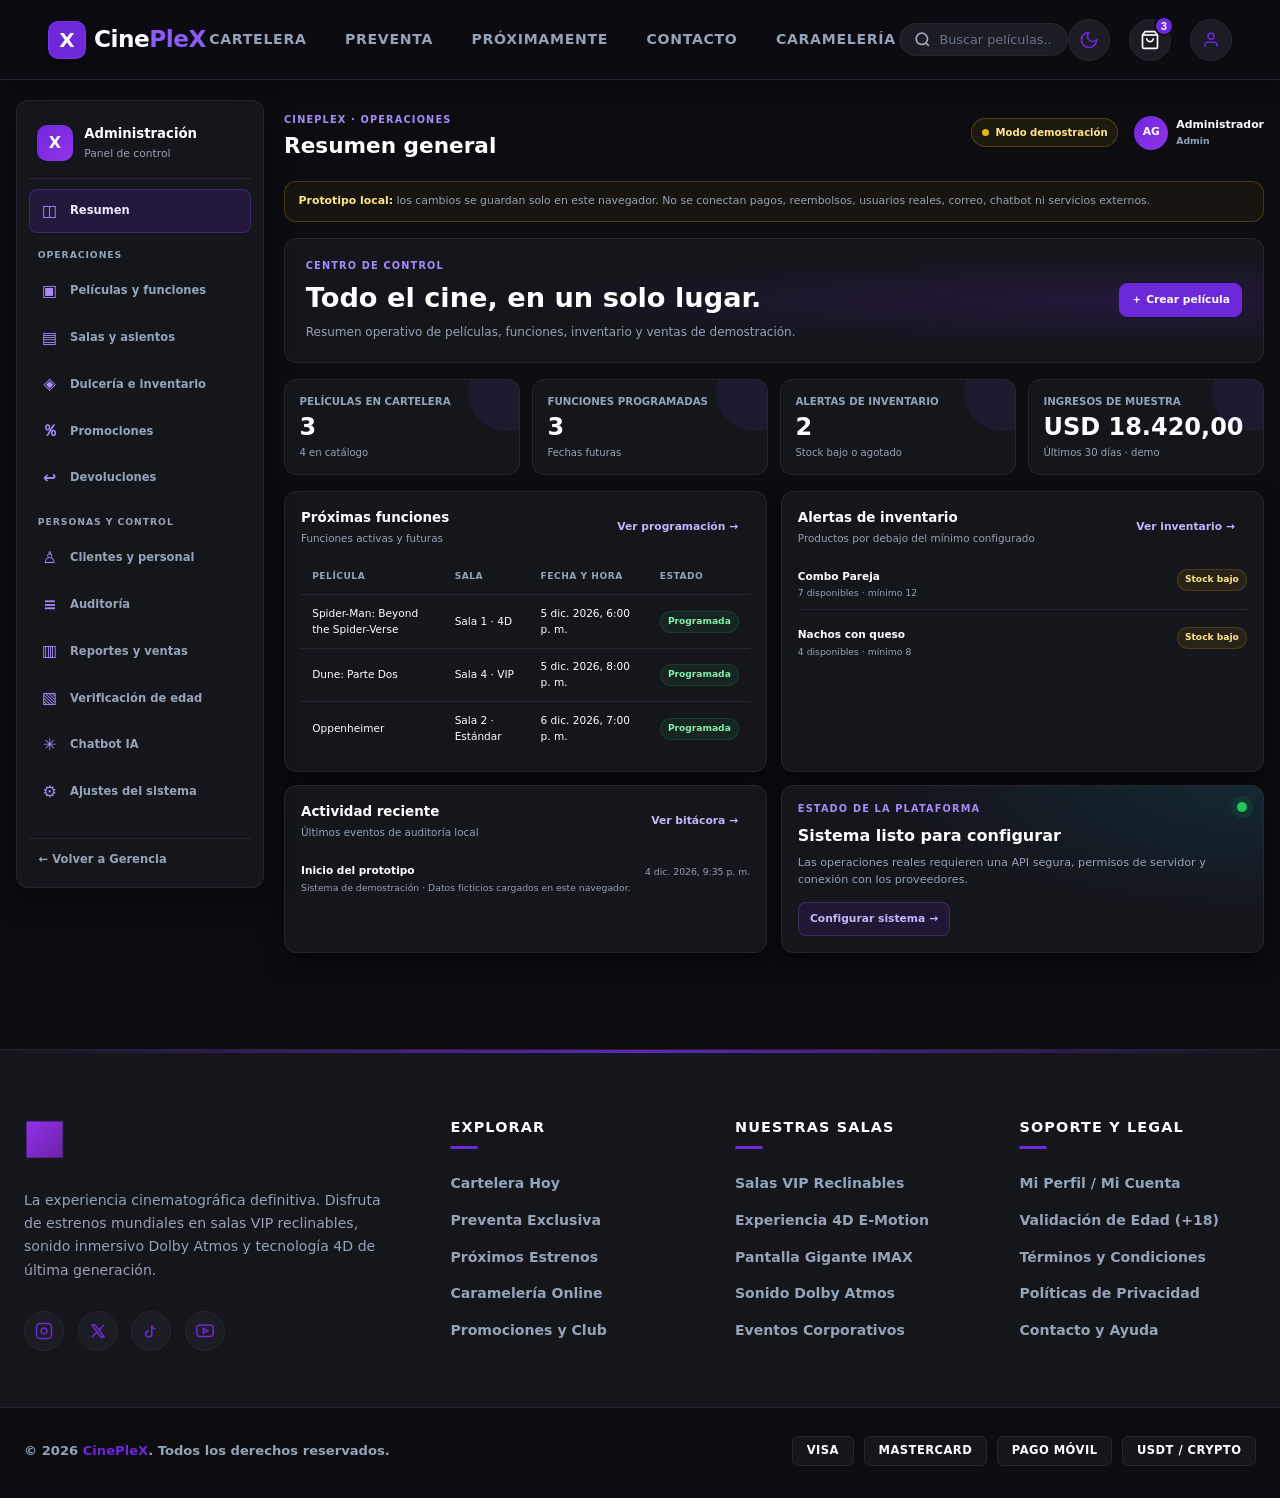
<file: views/admin.html>
<!DOCTYPE html>
<html lang="es">
<head>
  <meta charset="UTF-8">
  <meta name="viewport" content="width=device-width, initial-scale=1.0">
  <title>CinePleX - Administración</title>
  <link rel="stylesheet" href="../assets/css/global.css">
  <link rel="stylesheet" href="../assets/css/navbar.css">
  <link rel="stylesheet" href="../assets/css/footer.css">
  <link rel="stylesheet" href="../assets/css/admin.css">
</head>
<body>
  <div id="app-navbar"></div>

  <main class="admin-shell">
    <aside class="admin-sidebar" aria-label="Navegación de administración">
      <div class="admin-sidebar-heading">
        <span class="admin-sidebar-mark">X</span>
        <div><strong>Administración</strong><small>Panel de control</small></div>
      </div>
      <nav class="admin-nav">
        <button class="admin-nav-link active" data-view="overview"><span>◫</span> Resumen</button>
        <p class="admin-nav-label">OPERACIONES</p>
        <button class="admin-nav-link" data-view="movies"><span>▣</span> Películas y funciones</button>
        <button class="admin-nav-link" data-view="rooms"><span>▤</span> Salas y asientos</button>
        <button class="admin-nav-link" data-view="concessions"><span>◈</span> Dulcería e inventario</button>
        <button class="admin-nav-link" data-view="promotions"><span>％</span> Promociones</button>
        <button class="admin-nav-link" data-view="refunds"><span>↩</span> Devoluciones</button>
        <p class="admin-nav-label">PERSONAS Y CONTROL</p>
        <button class="admin-nav-link" data-view="customers"><span>♙</span> Clientes y personal</button>
        <button class="admin-nav-link" data-view="audit"><span>≡</span> Auditoría</button>
        <button class="admin-nav-link" data-view="reports"><span>▥</span> Reportes y ventas</button>
        <button class="admin-nav-link" data-view="age-checks"><span>▧</span> Verificación de edad</button>
        <button class="admin-nav-link" data-view="chatbot"><span>✳</span> Chatbot IA</button>
        <button class="admin-nav-link" data-view="settings"><span>⚙</span> Ajustes del sistema</button>
      </nav>
      <a class="admin-back-link" href="gerente.html">← Volver a Gerencia</a>
    </aside>

    <div class="admin-main">
      <header class="admin-topbar">
        <div>
          <span class="admin-eyebrow">CINEPLEX · OPERACIONES</span>
          <h1 id="pageTitle">Resumen general</h1>
        </div>
        <div class="admin-topbar-actions">
          <span class="admin-demo-pill"><i></i> Modo demostración</span>
          <span class="admin-user-chip"><span class="admin-user-avatar">AG</span><span>Administrador<small>Admin</small></span></span>
        </div>
      </header>

      <div class="admin-demo-notice">
        <strong>Prototipo local:</strong> los cambios se guardan solo en este navegador. No se conectan pagos, reembolsos, usuarios reales, correo, chatbot ni servicios externos.
      </div>

      <section class="admin-view active" id="view-overview">
        <div class="admin-welcome">
          <div><p class="admin-eyebrow">CENTRO DE CONTROL</p><h2>Todo el cine, en un solo lugar.</h2><p>Resumen operativo de películas, funciones, inventario y ventas de demostración.</p></div>
          <button class="admin-button primary" data-action="navigate" data-target="movies">＋ Crear película</button>
        </div>
        <div class="admin-stat-grid" id="overviewStats"></div>
        <div class="admin-overview-grid">
          <article class="admin-card">
            <div class="admin-card-heading"><div><h3>Próximas funciones</h3><p>Funciones activas y futuras</p></div><button class="admin-button quiet" data-action="navigate" data-target="movies">Ver programación →</button></div>
            <div class="admin-table-wrap"><table class="admin-table"><thead><tr><th>Película</th><th>Sala</th><th>Fecha y hora</th><th>Estado</th></tr></thead><tbody id="overviewScreenings"></tbody></table></div>
          </article>
          <article class="admin-card">
            <div class="admin-card-heading"><div><h3>Alertas de inventario</h3><p>Productos por debajo del mínimo configurado</p></div><button class="admin-button quiet" data-action="navigate" data-target="concessions">Ver inventario →</button></div>
            <div class="admin-alert-list" id="overviewAlerts"></div>
          </article>
          <article class="admin-card">
            <div class="admin-card-heading"><div><h3>Actividad reciente</h3><p>Últimos eventos de auditoría local</p></div><button class="admin-button quiet" data-action="navigate" data-target="audit">Ver bitácora →</button></div>
            <div class="admin-activity-list" id="overviewActivity"></div>
          </article>
          <article class="admin-card admin-card-highlight">
            <span class="admin-status-orb"></span><p class="admin-eyebrow">ESTADO DE LA PLATAFORMA</p><h3>Sistema listo para configurar</h3><p>Las operaciones reales requieren una API segura, permisos de servidor y conexión con los proveedores.</p><button class="admin-button secondary" data-action="navigate" data-target="settings">Configurar sistema →</button>
          </article>
        </div>
      </section>

      <section class="admin-view" id="view-movies">
        <div class="admin-section-intro"><div><p class="admin-eyebrow">CATÁLOGO Y CARTELERA</p><h2>Películas y funciones</h2><p>Gestiona publicaciones, tráilers, estado de cartelera y horarios por sala.</p></div><button class="admin-button primary" data-action="add-movie">＋ Nueva película</button></div>
        <article class="admin-card"><div class="admin-card-heading"><div><h3>Catálogo de películas</h3><p>Archivar o desactivar está bloqueado si hay una función vigente o boletos vendidos.</p></div><input class="admin-search" id="movieSearch" type="search" placeholder="Buscar película..."></div><div class="admin-table-wrap"><table class="admin-table"><thead><tr><th>Película</th><th>Estado</th><th>Tráiler</th><th>Funciones / boletos</th><th>Acciones</th></tr></thead><tbody id="moviesTable"></tbody></table></div></article>
        <article class="admin-card admin-spaced"><div class="admin-card-heading"><div><h3>Programación de funciones</h3><p>Estándar, VIP y 4D · idioma, subtítulos, fecha, hora y precio.</p></div><button class="admin-button primary" data-action="add-screening">＋ Programar función</button></div><div class="admin-table-wrap"><table class="admin-table"><thead><tr><th>Película</th><th>Sala / formato</th><th>Fecha y hora</th><th>Idioma / subtítulos</th><th>Precio</th><th>Boletos</th><th>Estado / acción</th></tr></thead><tbody id="screeningsTable"></tbody></table></div></article>
      </section>

      <section class="admin-view" id="view-rooms">
        <div class="admin-section-intro"><div><p class="admin-eyebrow">INFRAESTRUCTURA</p><h2>Salas y asientos</h2><p>Deshabilita una sala o marca asientos individuales para mantenimiento.</p></div></div>
        <div class="admin-room-grid" id="roomsGrid"></div>
      </section>

      <section class="admin-view" id="view-concessions">
        <div class="admin-section-intro"><div><p class="admin-eyebrow">DULCERÍA</p><h2>Productos e inventario</h2><p>Productos, combos, existencias y niveles mínimos de alerta.</p></div><button class="admin-button primary" data-action="add-product">＋ Nuevo producto o combo</button></div>
        <article class="admin-card"><div class="admin-card-heading"><div><h3>Inventario de dulcería</h3><p>El stock se actualiza al ajustar las unidades disponibles.</p></div><input class="admin-search" id="productSearch" type="search" placeholder="Buscar producto..."></div><div class="admin-table-wrap"><table class="admin-table"><thead><tr><th>Producto / combo</th><th>Tipo</th><th>Stock</th><th>Mínimo</th><th>Precio</th><th>Alerta</th><th>Acciones</th></tr></thead><tbody id="productsTable"></tbody></table></div></article>
      </section>

      <section class="admin-view" id="view-promotions">
        <div class="admin-section-intro"><div><p class="admin-eyebrow">PRECIOS Y CAMPAÑAS</p><h2>Promociones</h2><p>Define descuentos, códigos, vigencia y precios especiales de demostración.</p></div><button class="admin-button primary" data-action="add-promotion">＋ Nueva promoción</button></div>
        <article class="admin-card"><div class="admin-table-wrap"><table class="admin-table"><thead><tr><th>Promoción</th><th>Código</th><th>Descuento</th><th>Vigencia</th><th>Estado</th><th>Acciones</th></tr></thead><tbody id="promotionsTable"></tbody></table></div></article>
      </section>

      <section class="admin-view" id="view-refunds">
        <div class="admin-section-intro"><div><p class="admin-eyebrow">ATENCIÓN AL CLIENTE</p><h2>Devoluciones y reembolsos</h2><p>Revisa solicitudes de muestra. Autorizar solo registra una aprobación local; no mueve dinero.</p></div></div>
        <article class="admin-card"><div class="admin-table-wrap"><table class="admin-table"><thead><tr><th>Solicitud</th><th>Cliente</th><th>Motivo</th><th>Monto</th><th>Estado</th><th>Acción</th></tr></thead><tbody id="refundsTable"></tbody></table></div></article>
      </section>

      <section class="admin-view" id="view-customers">
        <div class="admin-section-intro"><div><p class="admin-eyebrow">ACCESOS Y CUENTAS</p><h2>Clientes y personal</h2><p>Bloqueo y eliminación son acciones locales de demostración. Asigna roles al personal.</p></div><button class="admin-button primary" data-action="add-staff">＋ Crear cuenta de personal</button></div>
        <article class="admin-card"><div class="admin-card-heading"><div><h3>Clientes</h3><p>Consultar, bloquear o eliminar cuentas de muestra.</p></div><input class="admin-search" id="customerSearch" type="search" placeholder="Buscar cliente..."></div><div class="admin-table-wrap"><table class="admin-table"><thead><tr><th>Cliente</th><th>Correo</th><th>Registro</th><th>Estado</th><th>Acciones</th></tr></thead><tbody id="customersTable"></tbody></table></div></article>
        <article class="admin-card admin-spaced"><div class="admin-card-heading"><div><h3>Personal y roles</h3><p>Roles de aplicación de muestra: Admin, Gerente y Cajero.</p></div></div><div class="admin-table-wrap"><table class="admin-table"><thead><tr><th>Nombre</th><th>Correo</th><th>Rol</th><th>Estado</th><th>Acciones</th></tr></thead><tbody id="staffTable"></tbody></table></div></article>
      </section>

      <section class="admin-view" id="view-audit">
        <div class="admin-section-intro"><div><p class="admin-eyebrow">TRAZABILIDAD</p><h2>Auditoría del personal</h2><p>Registro local de acciones realizadas en este prototipo.</p></div><button class="admin-button secondary" data-action="export-audit">Descargar CSV</button></div>
        <article class="admin-card"><div class="admin-table-wrap"><table class="admin-table"><thead><tr><th>Fecha y hora</th><th>Actor</th><th>Acción</th><th>Detalle</th></tr></thead><tbody id="auditTable"></tbody></table></div></article>
      </section>

      <section class="admin-view" id="view-reports">
        <div class="admin-section-intro"><div><p class="admin-eyebrow">ANÁLISIS DE NEGOCIO</p><h2>Reportes y ventas</h2><p>Métricas y datos de muestra para validar la interfaz del panel.</p></div><button class="admin-button secondary" data-action="export-report">Descargar reporte CSV</button></div>
        <div class="admin-stat-grid" id="reportStats"></div>
        <article class="admin-card"><div class="admin-card-heading"><div><h3>Resumen financiero</h3><p>Ingresos simulados por categoría.</p></div></div><div class="admin-report-bars" id="reportBars"></div></article>
        <p class="admin-footnote">Los importes y métricas son ficticios y no representan ventas reales.</p>
      </section>

      <section class="admin-view" id="view-age-checks">
        <div class="admin-section-intro"><div><p class="admin-eyebrow">CONTROL DE ACCESO</p><h2>Verificación de edad</h2><p>Registros de muestra del flujo de reconocedor de cédulas. No se almacenan imágenes ni documentos.</p></div></div>
        <article class="admin-card"><div class="admin-table-wrap"><table class="admin-table"><thead><tr><th>Fecha</th><th>Referencia anonimizada</th><th>Edad declarada / detectada</th><th>Resultado</th><th>Revisión</th></tr></thead><tbody id="ageTable"></tbody></table></div></article>
      </section>

      <section class="admin-view" id="view-chatbot">
        <div class="admin-section-intro"><div><p class="admin-eyebrow">ASISTENCIA AUTOMATIZADA</p><h2>Interacciones del Chatbot IA</h2><p>Conversaciones ficticias para supervisar temas y estado de revisión. No son chats reales.</p></div></div>
        <article class="admin-card"><div class="admin-table-wrap"><table class="admin-table"><thead><tr><th>Fecha</th><th>Sesión</th><th>Tema</th><th>Resumen anonimizado</th><th>Estado</th><th>Acción</th></tr></thead><tbody id="chatTable"></tbody></table></div></article>
      </section>

      <section class="admin-view" id="view-settings">
        <div class="admin-section-intro"><div><p class="admin-eyebrow">CONFIGURACIÓN</p><h2>Ajustes del sistema</h2><p>Preferencias locales. No se guardan credenciales ni se establece conexión real.</p></div></div>
        <form class="admin-card admin-settings-form" id="settingsForm">
          <div class="admin-card-heading"><div><h3>Pasarela de pagos (demostración)</h3><p>Seleccionar un proveedor no habilita cobros reales.</p></div><span class="admin-badge warning">Sin conexión</span></div>
          <label class="admin-form-field">Proveedor de pasarela<select name="gateway"><option>Sin configurar</option><option>Stripe (demo)</option><option>Mercado Pago (demo)</option><option>Pasarela personalizada (demo)</option></select></label>
          <label class="admin-form-field">Moneda de visualización<select name="currency"><option value="USD">USD — Dólar estadounidense</option><option value="VES">VES — Bolívar</option></select></label>
          <label class="admin-form-field">Umbral global de alerta de stock<input name="defaultStockThreshold" type="number" min="0" required></label>
          <label class="admin-checkbox"><input name="maintenanceMode" type="checkbox"> Mostrar modo de mantenimiento en este prototipo</label>
          <div class="admin-form-actions"><button class="admin-button primary" type="submit">Guardar ajustes</button><button class="admin-button secondary" type="button" data-action="test-gateway">Probar conexión de demostración</button></div>
        </form>
        <article class="admin-card admin-spaced"><div class="admin-card-heading"><div><h3>Datos locales</h3><p>Restaurar la muestra eliminará los cambios hechos en este navegador.</p></div><button class="admin-button danger" data-action="reset-demo">Restablecer datos de demostración</button></div></article>
      </section>
    </div>
  </main>

  <div class="admin-toast" id="adminToast" role="status" aria-live="polite"></div>
  <div id="app-footer"></div>
  <script src="../assets/js/layout.js"></script>
  <script src="../assets/js/admin.js"></script>
</body>
</html>
</file>
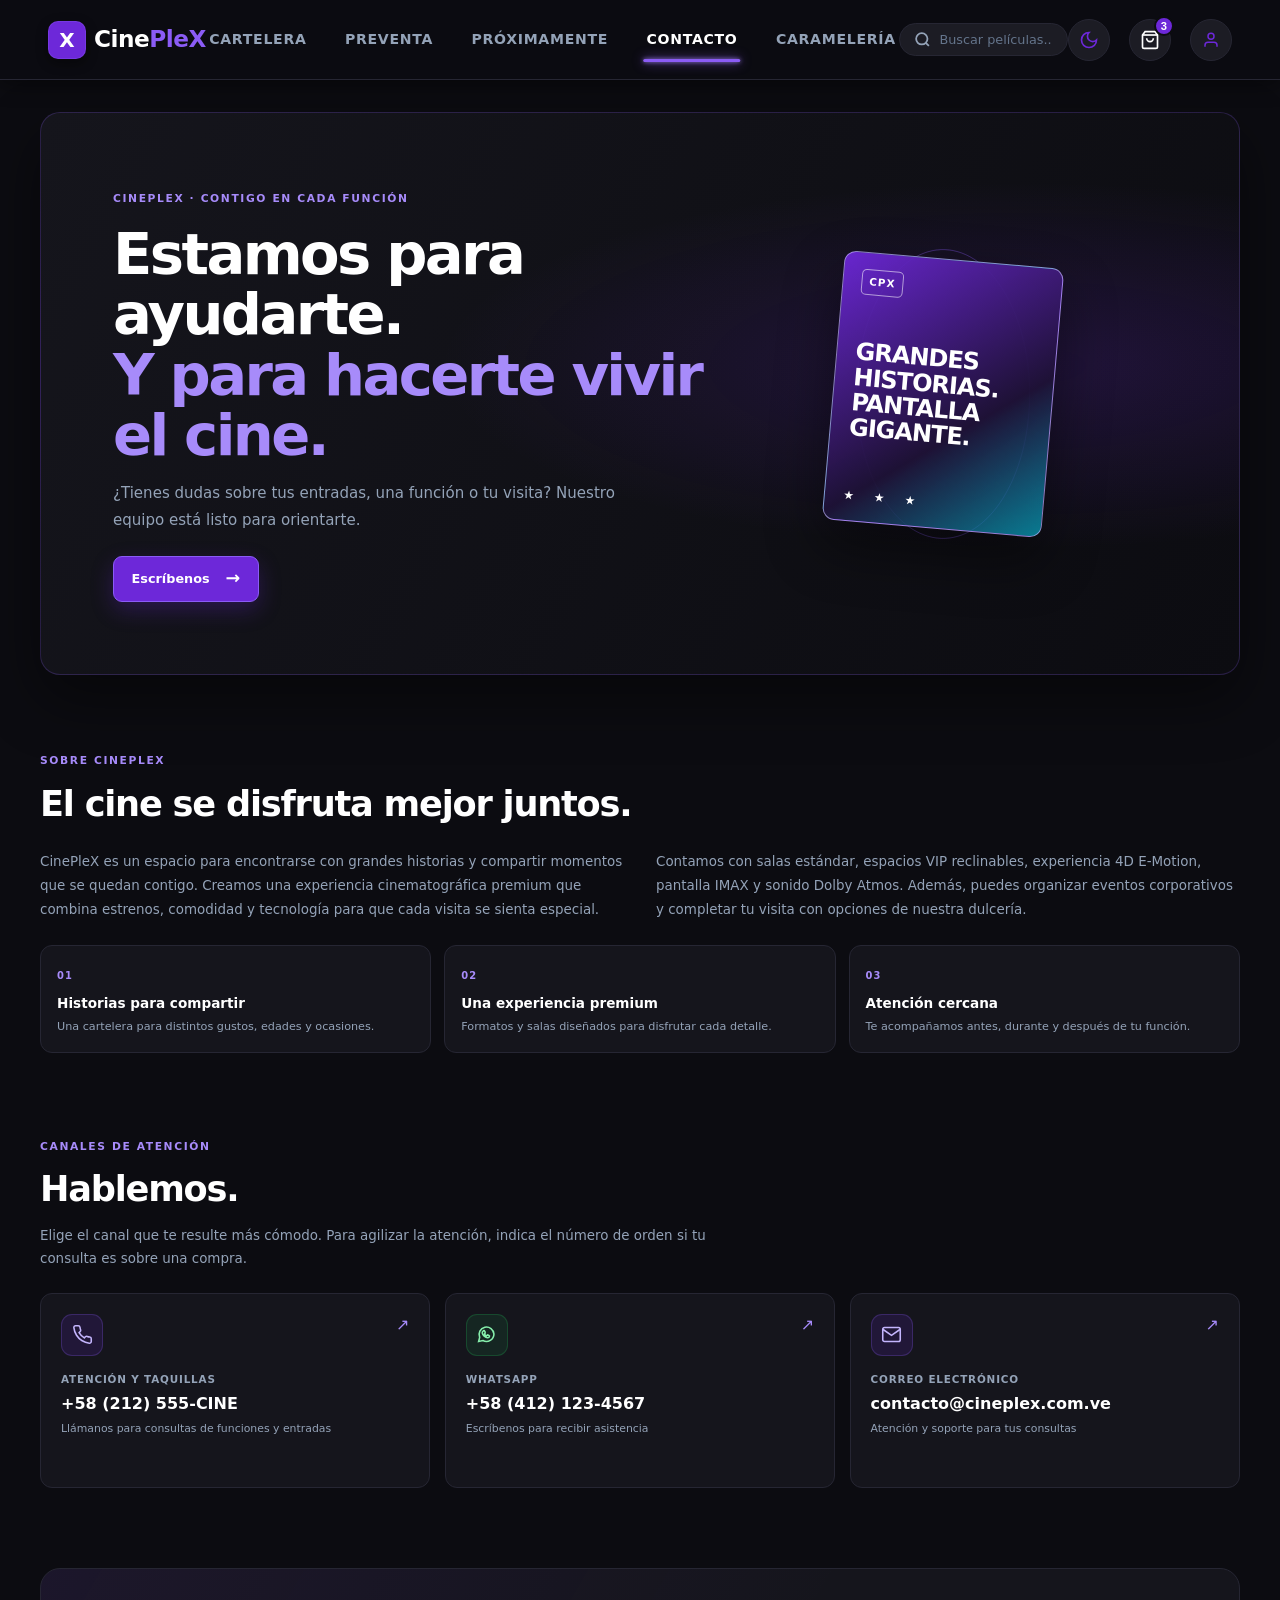
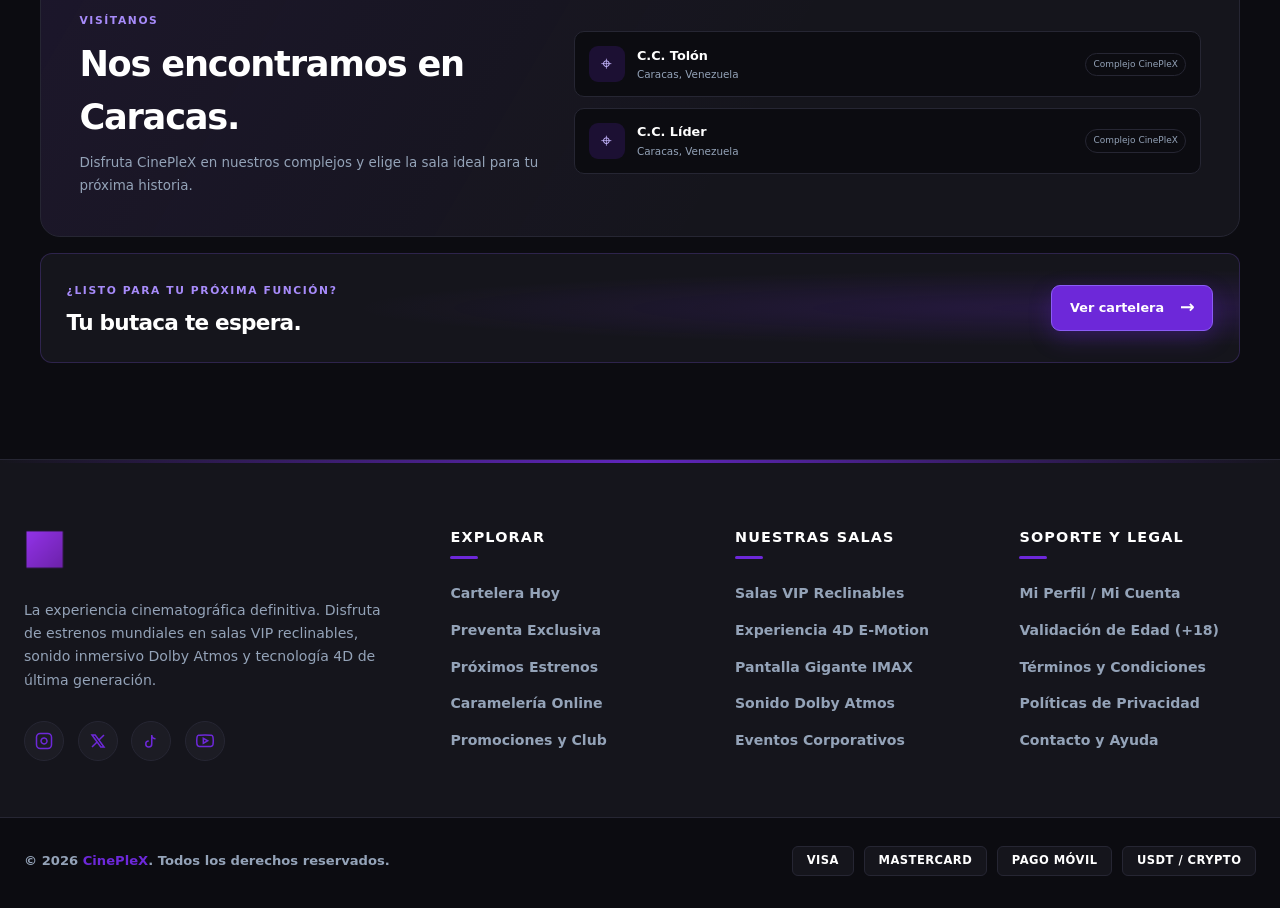
<file: views/contacto.html>
<!DOCTYPE html>
<html lang="es">
<head>
  <meta charset="UTF-8">
  <meta name="viewport" content="width=device-width, initial-scale=1.0">
  <title>CinePleX - Contacto y nosotros</title>
  <link rel="stylesheet" href="../assets/css/global.css">
  <link rel="stylesheet" href="../assets/css/navbar.css">
  <link rel="stylesheet" href="../assets/css/footer.css">
  <link rel="stylesheet" href="../assets/css/contacto.css">
</head>
<body>
  <div id="app-navbar"></div>

  <main class="contact-page">
    <section class="contact-hero">
      <div class="contact-hero-copy">
        <span class="contact-eyebrow">CINEPLEX · CONTIGO EN CADA FUNCIÓN</span>
        <h1>Estamos para ayudarte.<br><span>Y para hacerte vivir el cine.</span></h1>
        <p>¿Tienes dudas sobre tus entradas, una función o tu visita? Nuestro equipo está listo para orientarte.</p>
        <a class="contact-primary-link" href="mailto:contacto@cineplex.com.ve">Escríbenos <span aria-hidden="true">→</span></a>
      </div>
      <div class="contact-hero-art" aria-hidden="true">
        <div class="contact-film-frame"><span>CPX</span><strong>GRANDES<br>HISTORIAS.<br>PANTALLA<br>GIGANTE.</strong><i>★ &nbsp; ★ &nbsp; ★</i></div>
        <div class="contact-orbit contact-orbit-one"></div>
        <div class="contact-orbit contact-orbit-two"></div>
      </div>
    </section>

    <section class="contact-company" aria-labelledby="aboutTitle">
      <div class="contact-section-heading">
        <span class="contact-eyebrow">SOBRE CINEPLEX</span>
        <h2 id="aboutTitle">El cine se disfruta mejor juntos.</h2>
      </div>
      <div class="contact-company-copy">
        <p>CinePleX es un espacio para encontrarse con grandes historias y compartir momentos que se quedan contigo. Creamos una experiencia cinematográfica premium que combina estrenos, comodidad y tecnología para que cada visita se sienta especial.</p>
        <p>Contamos con salas estándar, espacios VIP reclinables, experiencia 4D E-Motion, pantalla IMAX y sonido Dolby Atmos. Además, puedes organizar eventos corporativos y completar tu visita con opciones de nuestra dulcería.</p>
      </div>
      <div class="contact-values">
        <article><span>01</span><h3>Historias para compartir</h3><p>Una cartelera para distintos gustos, edades y ocasiones.</p></article>
        <article><span>02</span><h3>Una experiencia premium</h3><p>Formatos y salas diseñados para disfrutar cada detalle.</p></article>
        <article><span>03</span><h3>Atención cercana</h3><p>Te acompañamos antes, durante y después de tu función.</p></article>
      </div>
    </section>

    <section class="contact-methods" aria-labelledby="contactTitle">
      <div class="contact-section-heading">
        <span class="contact-eyebrow">CANALES DE ATENCIÓN</span>
        <h2 id="contactTitle">Hablemos.</h2>
        <p>Elige el canal que te resulte más cómodo. Para agilizar la atención, indica el número de orden si tu consulta es sobre una compra.</p>
      </div>

      <div class="contact-method-grid">
        <a href="tel:+582125552463" class="contact-method-card">
          <span class="contact-method-icon" aria-hidden="true">
            <svg viewBox="0 0 24 24" fill="none" stroke="currentColor" stroke-width="1.8"><path d="M22 16.92v3a2 2 0 0 1-2.18 2 19.79 19.79 0 0 1-8.63-3.07 19.5 19.5 0 0 1-6-6 19.79 19.79 0 0 1-3.07-8.67A2 2 0 0 1 4.11 2h3a2 2 0 0 1 2 1.72 12.84 12.84 0 0 0 .7 2.81 2 2 0 0 1-.45 2.11L8.09 9.91a16 16 0 0 0 6 6l1.27-1.27a2 2 0 0 1 2.11-.45 12.84 12.84 0 0 0 2.81.7A2 2 0 0 1 22 16.92z"></path></svg>
          </span>
          <span class="contact-method-label">Atención y taquillas</span>
          <strong>+58 (212) 555-CINE</strong>
          <span class="contact-method-detail">Llámanos para consultas de funciones y entradas</span>
          <span class="contact-method-arrow" aria-hidden="true">↗</span>
        </a>

        <a href="https://wa.me/584121234567" class="contact-method-card" target="_blank" rel="noopener noreferrer">
          <span class="contact-method-icon whatsapp-icon" aria-hidden="true">
            <svg viewBox="0 0 24 24" fill="none" stroke="currentColor" stroke-width="1.8"><path d="M20.5 11.5a8.5 8.5 0 0 1-12.6 7.4L3 20l1.2-4.7A8.5 8.5 0 1 1 20.5 11.5Z"></path><path d="M8.2 8.1c.2-.5.4-.5.7-.5h.5c.2 0 .4.1.5.4l.7 1.7c.1.2.1.4-.1.6l-.6.7c-.2.2-.2.4-.1.6.4.8 1.1 1.5 1.8 1.9.2.1.4.1.6-.1l.7-.8c.2-.2.4-.2.6-.1l1.6.8c.3.1.4.3.3.6-.1.5-.3 1-.7 1.3-.4.4-1 .6-1.6.5-1.1-.1-2.4-.7-3.7-1.8-1.1-1-2-2.3-2.2-3.4-.2-.9.2-1.8 1-2.4Z"></path></svg>
          </span>
          <span class="contact-method-label">WhatsApp</span>
          <strong>+58 (412) 123-4567</strong>
          <span class="contact-method-detail">Escríbenos para recibir asistencia</span>
          <span class="contact-method-arrow" aria-hidden="true">↗</span>
        </a>

        <a href="mailto:contacto@cineplex.com.ve" class="contact-method-card">
          <span class="contact-method-icon" aria-hidden="true">
            <svg viewBox="0 0 24 24" fill="none" stroke="currentColor" stroke-width="1.8"><path d="M4 4h16c1.1 0 2 .9 2 2v12c0 1.1-.9 2-2 2H4c-1.1 0-2-.9-2-2V6c0-1.1.9-2 2-2z"></path><polyline points="22,6 12,13 2,6"></polyline></svg>
          </span>
          <span class="contact-method-label">Correo electrónico</span>
          <strong>contacto@cineplex.com.ve</strong>
          <span class="contact-method-detail">Atención y soporte para tus consultas</span>
          <span class="contact-method-arrow" aria-hidden="true">↗</span>
        </a>
      </div>
    </section>

    <section class="contact-locations" aria-labelledby="locationsTitle">
      <div>
        <span class="contact-eyebrow">VISÍTANOS</span>
        <h2 id="locationsTitle">Nos encontramos en Caracas.</h2>
        <p>Disfruta CinePleX en nuestros complejos y elige la sala ideal para tu próxima historia.</p>
      </div>
      <div class="contact-location-list">
        <article><span class="location-pin" aria-hidden="true">⌖</span><div><h3>C.C. Tolón</h3><p>Caracas, Venezuela</p></div><span class="location-tag">Complejo CinePleX</span></article>
        <article><span class="location-pin" aria-hidden="true">⌖</span><div><h3>C.C. Líder</h3><p>Caracas, Venezuela</p></div><span class="location-tag">Complejo CinePleX</span></article>
      </div>
    </section>

    <section class="contact-help-strip">
      <div><span class="contact-eyebrow">¿LISTO PARA TU PRÓXIMA FUNCIÓN?</span><h2>Tu butaca te espera.</h2></div>
      <a class="contact-primary-link" href="home.html#cartelera">Ver cartelera <span aria-hidden="true">→</span></a>
    </section>
  </main>

  <div id="app-footer"></div>
  <script src="../assets/js/layout.js"></script>
</body>
</html>
</file>
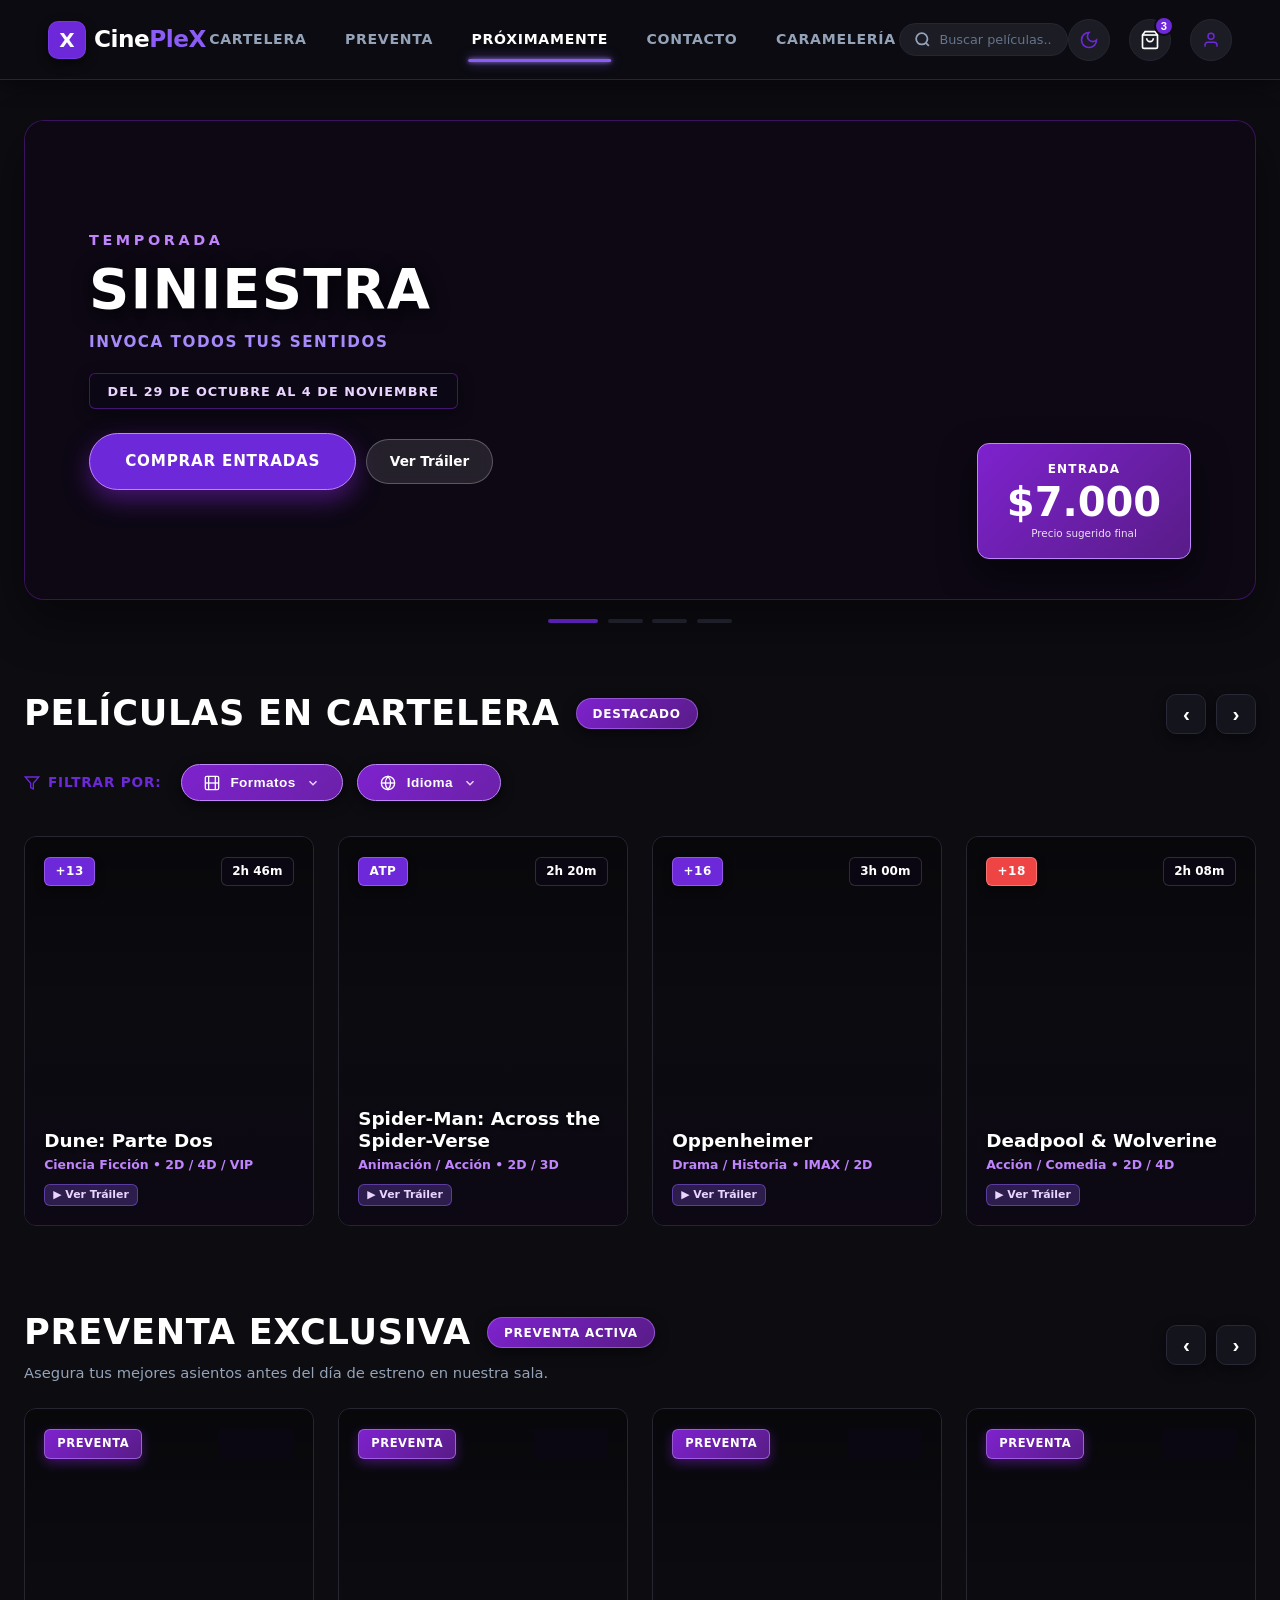
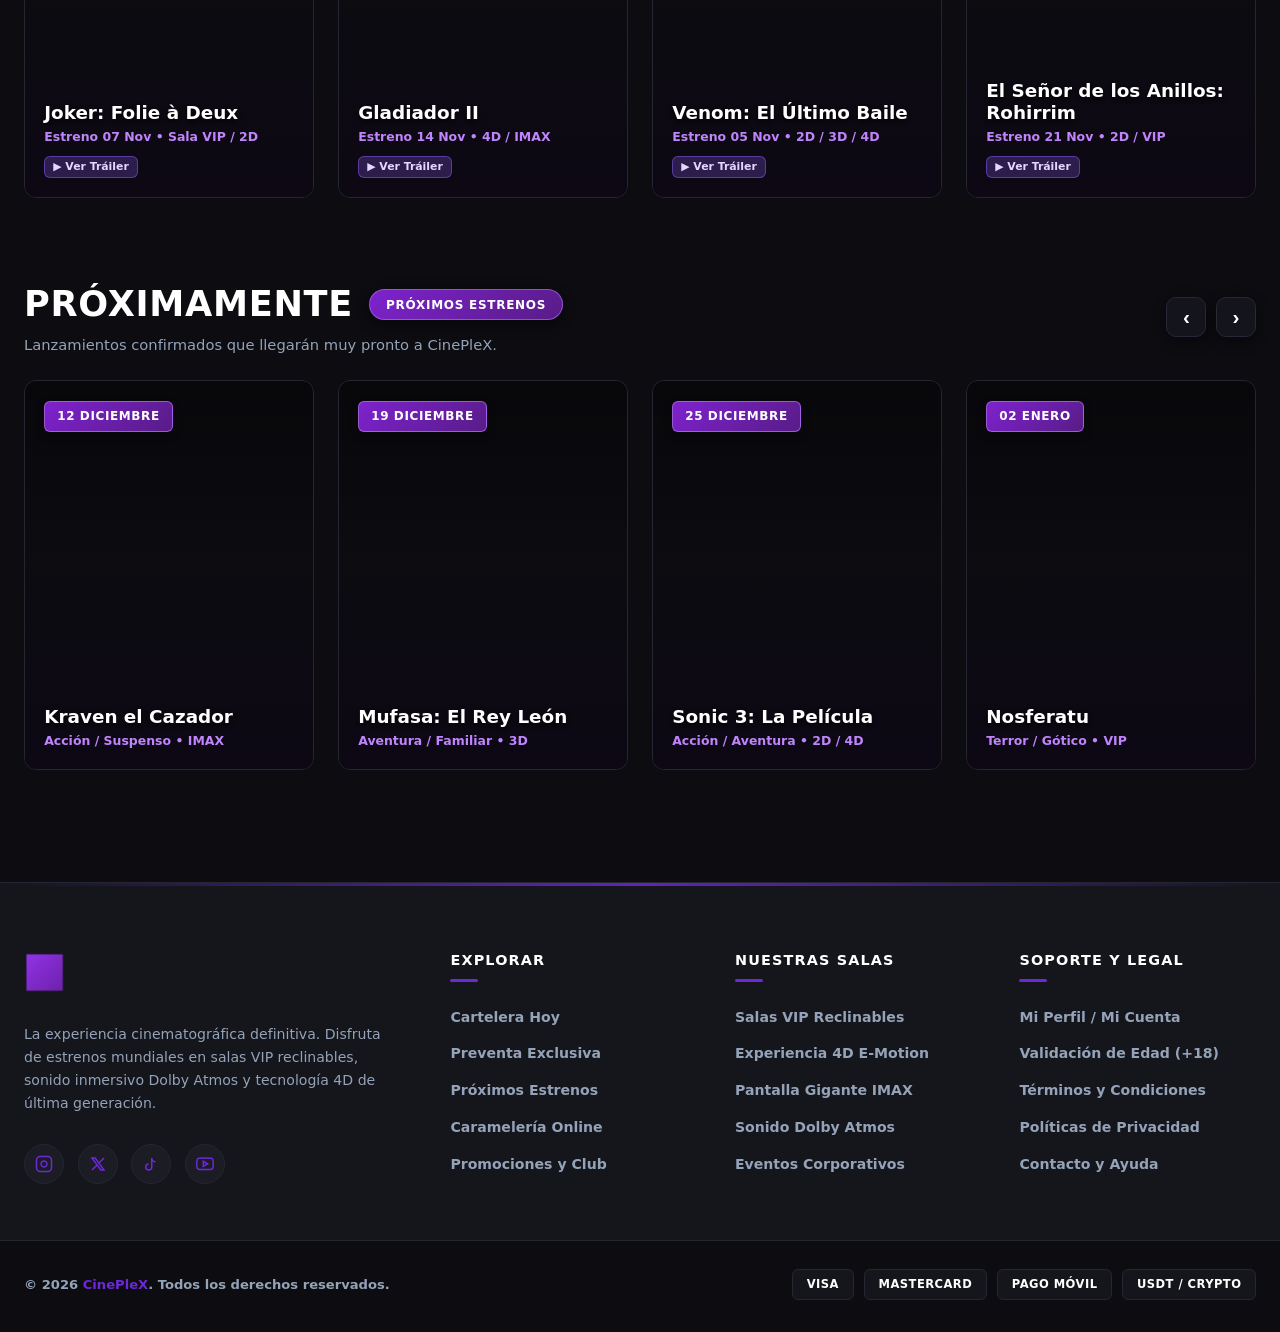
<file: views/home.html>
<!DOCTYPE html>
<html lang="es">

<head>
  <meta charset="UTF-8">
  <meta name="viewport" content="width=device-width, initial-scale=1.0">
  <title>CinePleX - Inicio</title>
  <link rel="stylesheet" href="../assets/css/global.css">
  <link rel="stylesheet" href="../assets/css/navbar.css">
  <link rel="stylesheet" href="../assets/css/components.css">
  <link rel="stylesheet" href="../assets/css/footer.css">
  <style>
    /* Estilos para las flechas y desplazamiento horizontal en las secciones */
    .section-nav-arrows {
      display: flex;
      gap: 0.6rem;
    }

    .btn-section-arrow {
      background: #14141d;
      border: 1px solid #282836;
      color: #ffffff;
      width: 40px;
      height: 40px;
      border-radius: 10px;
      cursor: pointer;
      display: flex;
      align-items: center;
      justify-content: center;
      font-size: 1.3rem;
      font-weight: 800;
      transition: all 0.25s cubic-bezier(0.16, 1, 0.3, 1);
      box-shadow: 0 4px 14px rgba(0, 0, 0, 0.4);
      user-select: none;
    }

    .btn-section-arrow:hover {
      background-color: #6d28d9;
      border-color: #8b5cf6;
      color: #ffffff;
      transform: scale(1.08);
      box-shadow: 0 6px 18px rgba(109, 40, 217, 0.4);
    }

    .btn-section-arrow:active {
      transform: scale(0.95);
    }

    .movies-grid-scroll {
      display: grid;
      grid-auto-flow: column;
      grid-auto-columns: calc((100% - 4.5rem) / 4);
      gap: 1.5rem;
      overflow-x: auto;
      padding-bottom: 1rem;
      scroll-behavior: smooth;
      scrollbar-width: none;
      scroll-snap-type: x proximity;
    }

    .movies-grid-scroll::-webkit-scrollbar {
      display: none;
    }

    .movies-grid-scroll .movie-card-item {
      min-width: 260px;
      scroll-snap-align: start;
    }

    @media (max-width: 1024px) {
      .movies-grid-scroll {
        grid-auto-columns: calc((100% - 1.5rem) / 2);
      }
    }

    @media (max-width: 600px) {
      .movies-grid-scroll {
        grid-auto-columns: 85%;
      }
    }
  </style>
</head>

<body>

  <!-- APPBAR INYECTADO POR LAYOUT.JS -->
  <div id="app-navbar"></div>

  <!-- ================= HERO BANNER SLIDER (4 IMÁGENES / AUTO-ROTACIÓN 5S) ================= -->
  <section class="hero-banner-container">
    <div class="hero-banner-card" id="heroBannerCard">

      <!-- SLIDE 1: Siniestra -->
      <div class="hero-slide active"
        style="background-image: linear-gradient(90deg, #0d0814 30%, rgba(13, 8, 20, 0.6) 65%, rgba(13, 8, 20, 0.15) 100%), url('https://images.unsplash.com/photo-1517604931442-7e0c8ed2963c?auto=format&fit=crop&w=1600&q=80');">
        <div class="banner-content-left">
          <span class="banner-subtitle">Temporada</span>
          <h1 class="banner-title">Siniestra</h1>
          <p class="banner-tagline">Invoca todos tus sentidos</p>
          <div class="banner-dates">Del 29 de Octubre al 4 de Noviembre</div>
          <div style="display: flex; gap: 10px; align-items: center; flex-wrap: wrap;">
            <a href="comprar-ticket.html?pelicula=siniestra" class="btn-banner-buy">Comprar Entradas</a>
            <a href="detalle.html?pelicula=siniestra" class="btn-banner-trailer"
              style="display: inline-flex; align-items: center; justify-content: center; background: rgba(255,255,255,0.1); border: 1px solid rgba(255,255,255,0.25); color: #fff; padding: 0.72rem 1.4rem; border-radius: 9999px; text-decoration: none; font-weight: 700; font-size: 0.85rem; backdrop-filter: blur(8px); transition: all 0.25s ease;">
              Ver Tráiler
            </a>
          </div>
        </div>

        <div class="banner-price-card">
          <span class="banner-price-label">Entrada</span>
          <div class="banner-price-value">$7.000</div>
          <span class="banner-price-sub">Precio sugerido final</span>
        </div>
      </div>

      <!-- SLIDE 2: Dune: Parte Dos -->
      <div class="hero-slide"
        style="background-image: linear-gradient(90deg, #0d0814 30%, rgba(13, 8, 20, 0.6) 65%, rgba(13, 8, 20, 0.15) 100%), url('https://images.unsplash.com/photo-1534447677768-be436bb09401?auto=format&fit=crop&w=1600&q=80');">
        <div class="banner-content-left">
          <span class="banner-subtitle">Estreno Mundial</span>
          <h1 class="banner-title">Dune: Parte Dos</h1>
          <p class="banner-tagline">El viaje legendario en formato IMAX y 4D</p>
          <div class="banner-dates">En Cartelera - Salas VIP & 4D</div>
          <div style="display: flex; gap: 10px; align-items: center; flex-wrap: wrap;">
            <a href="comprar-ticket.html?pelicula=dune-2" class="btn-banner-buy">Comprar Entradas</a>
            <a href="detalle.html?pelicula=dune-2" class="btn-banner-trailer"
              style="display: inline-flex; align-items: center; justify-content: center; background: rgba(255,255,255,0.1); border: 1px solid rgba(255,255,255,0.25); color: #fff; padding: 0.72rem 1.4rem; border-radius: 9999px; text-decoration: none; font-weight: 700; font-size: 0.85rem; backdrop-filter: blur(8px); transition: all 0.25s ease;">
              Ver Tráiler
            </a>
          </div>
        </div>

        <div class="banner-price-card">
          <span class="banner-price-label">Entrada IMAX</span>
          <div class="banner-price-value">$8.500</div>
          <span class="banner-price-sub">Sonido Dolby Atmos 7.1</span>
        </div>
      </div>

      <!-- SLIDE 3: Deadpool & Wolverine -->
      <div class="hero-slide"
        style="background-image: linear-gradient(90deg, #0d0814 30%, rgba(13, 8, 20, 0.6) 65%, rgba(13, 8, 20, 0.15) 100%), url('https://images.unsplash.com/photo-1509198397868-475647b2a1e5?auto=format&fit=crop&w=1600&q=80');">
        <div class="banner-content-left">
          <span class="banner-subtitle">Éxito Taquillero</span>
          <h1 class="banner-title">Deadpool & Wolverine</h1>
          <p class="banner-tagline">El caos multiversal en pantalla gigante</p>
          <div class="banner-dates">Funciones de Tarde y Noche</div>
          <div style="display: flex; gap: 10px; align-items: center; flex-wrap: wrap;">
            <a href="comprar-ticket.html?pelicula=deadpool" class="btn-banner-buy">Comprar Entradas</a>
            <a href="detalle.html?pelicula=deadpool" class="btn-banner-trailer"
              style="display: inline-flex; align-items: center; justify-content: center; background: rgba(255,255,255,0.1); border: 1px solid rgba(255,255,255,0.25); color: #fff; padding: 0.72rem 1.4rem; border-radius: 9999px; text-decoration: none; font-weight: 700; font-size: 0.85rem; backdrop-filter: blur(8px); transition: all 0.25s ease;">
              Ver Tráiler
            </a>
          </div>
        </div>

        <div class="banner-price-card">
          <span class="banner-price-label">Entrada General</span>
          <div class="banner-price-value">$7.500</div>
          <span class="banner-price-sub">Butacas seleccionables</span>
        </div>
      </div>

      <!-- SLIDE 4: Joker: Folie à Deux -->
      <div class="hero-slide"
        style="background-image: linear-gradient(90deg, #0d0814 30%, rgba(13, 8, 20, 0.6) 65%, rgba(13, 8, 20, 0.15) 100%), url('https://images.unsplash.com/photo-1574375927938-d5a98e8ffe85?auto=format&fit=crop&w=1600&q=80');">
        <div class="banner-content-left">
          <span class="banner-subtitle">Preventa Exclusiva</span>
          <h1 class="banner-title">Joker: Folie à Deux</h1>
          <p class="banner-tagline">Asegura tus mejores asientos antes del estreno</p>
          <div class="banner-dates">Estreno Especial 07 Noviembre</div>
          <div style="display: flex; gap: 10px; align-items: center; flex-wrap: wrap;">
            <a href="comprar-ticket.html?pelicula=joker-2" class="btn-banner-buy">Reservar Butaca</a>
            <a href="detalle.html?pelicula=joker-2" class="btn-banner-trailer"
              style="display: inline-flex; align-items: center; justify-content: center; background: rgba(255,255,255,0.1); border: 1px solid rgba(255,255,255,0.25); color: #fff; padding: 0.72rem 1.4rem; border-radius: 9999px; text-decoration: none; font-weight: 700; font-size: 0.85rem; backdrop-filter: blur(8px); transition: all 0.25s ease;">
              Ver Tráiler
            </a>
          </div>
        </div>

        <div class="banner-price-card">
          <span class="banner-price-label">Preventa VIP</span>
          <div class="banner-price-value">$9.000</div>
          <span class="banner-price-sub">Incluye combo caramelería</span>
        </div>
      </div>
    </div>

    <!-- Indicadores (exactamente 4 puntos) -->
    <div class="slider-dots" id="heroSliderDots">
      <div class="dot active" data-slide="0" title="Slide 1"></div>
      <div class="dot" data-slide="1" title="Slide 2"></div>
      <div class="dot" data-slide="2" title="Slide 3"></div>
      <div class="dot" data-slide="3" title="Slide 4"></div>
    </div>
  </section>

  <!-- ================= SECCIÓN 1: PELÍCULAS EN CARTELERA ================= -->
  <section class="movies-section" id="cartelera">
    <div class="movies-section-header" style="display: flex; align-items: center; justify-content: space-between;">
      <div class="movies-title-wrapper" style="margin-bottom: 0;">
        <h2>Películas en Cartelera</h2>
        <span class="badge-purple">Destacado</span>
      </div>
      <div class="section-nav-arrows">
        <button type="button" class="btn-section-arrow" onclick="scrollSeccion('carteleraGrid', -1)"
          title="Anterior">‹</button>
        <button type="button" class="btn-section-arrow" onclick="scrollSeccion('carteleraGrid', 1)"
          title="Siguiente">›</button>
      </div>
    </div>

    <!-- BARRA DE FILTROS -->
    <div class="movies-filters-bar" style="margin-top: 1.5rem;">
      <div class="filter-label">
        <svg class="filter-label-icon" viewBox="0 0 24 24" fill="none" stroke="currentColor" stroke-width="2">
          <polygon points="22 3 2 3 10 12.46 10 19 14 21 14 12.46 22 3"></polygon>
        </svg>
        <span>Filtrar por:</span>
      </div>

      <div class="movies-filters">
        <button class="filter-dropdown-btn">
          <svg class="btn-filter-icon" viewBox="0 0 24 24" fill="none" stroke="currentColor" stroke-width="2">
            <rect x="2" y="2" width="20" height="20" rx="2.18" ry="2.18"></rect>
            <line x1="7" y1="2" x2="7" y2="22"></line>
            <line x1="17" y1="2" x2="17" y2="22"></line>
            <line x1="2" y1="12" x2="22" y2="12"></line>
          </svg>
          <span>Formatos</span>
          <svg class="chevron-icon" viewBox="0 0 24 24" fill="none" stroke="currentColor" stroke-width="2.5">
            <polyline points="6 9 12 15 18 9"></polyline>
          </svg>
        </button>

        <button class="filter-dropdown-btn">
          <svg class="btn-filter-icon" viewBox="0 0 24 24" fill="none" stroke="currentColor" stroke-width="2">
            <circle cx="12" cy="12" r="10"></circle>
            <line x1="2" y1="12" x2="22" y2="12"></line>
            <path d="M12 2a15.3 15.3 0 0 1 4 10 15.3 15.3 0 0 1-4 10 15.3 15.3 0 0 1-4-10 15.3 15.3 0 0 1 4-10z"></path>
          </svg>
          <span>Idioma</span>
          <svg class="chevron-icon" viewBox="0 0 24 24" fill="none" stroke="currentColor" stroke-width="2.5">
            <polyline points="6 9 12 15 18 9"></polyline>
          </svg>
        </button>
      </div>
    </div>

    <!-- Carrusel de 8 Películas en Cartelera -->
    <div class="movies-grid-scroll" id="carteleraGrid">
      <a href="comprar-ticket.html?pelicula=dune-2" class="movie-card-item" style="text-decoration: none;"
        title="Seleccionar y comprar entradas para Dune: Parte Dos">
        <div class="movie-poster-box"
          style="background-image: url('https://images.unsplash.com/photo-1536440136628-849c177e76a1?auto=format&fit=crop&w=600&q=80');">
          <div class="movie-top-badges">
            <span class="movie-age-rating">+13</span>
            <span class="movie-duration">2h 46m</span>
          </div>
          <div class="movie-card-overlay">
            <h4>Dune: Parte Dos</h4>
            <p>Ciencia Ficción • 2D / 4D / VIP</p>
            <div style="margin-top: 6px;">
              <span
                onclick="event.preventDefault(); event.stopPropagation(); window.location.href='detalle.html?pelicula=dune-2';"
                style="display: inline-flex; align-items: center; gap: 4px; background: rgba(139, 92, 246, 0.25); border: 1px solid rgba(139, 92, 246, 0.5); color: #e9d5ff; font-size: 0.68rem; font-weight: 800; padding: 2px 8px; border-radius: 6px; cursor: pointer;">
                ▶ Ver Tráiler
              </span>
            </div>
          </div>
        </div>
      </a>

      <a href="comprar-ticket.html?pelicula=spider-verse" class="movie-card-item" style="text-decoration: none;"
        title="Seleccionar y comprar entradas para Spider-Man">
        <div class="movie-poster-box"
          style="background-image: url('https://images.unsplash.com/photo-1635805737707-575885ab0820?auto=format&fit=crop&w=600&q=80');">
          <div class="movie-top-badges">
            <span class="movie-age-rating">ATP</span>
            <span class="movie-duration">2h 20m</span>
          </div>
          <div class="movie-card-overlay">
            <h4>Spider-Man: Across the Spider-Verse</h4>
            <p>Animación / Acción • 2D / 3D</p>
            <div style="margin-top: 6px;">
              <span
                onclick="event.preventDefault(); event.stopPropagation(); window.location.href='detalle.html?pelicula=spider-verse';"
                style="display: inline-flex; align-items: center; gap: 4px; background: rgba(139, 92, 246, 0.25); border: 1px solid rgba(139, 92, 246, 0.5); color: #e9d5ff; font-size: 0.68rem; font-weight: 800; padding: 2px 8px; border-radius: 6px; cursor: pointer;">
                ▶ Ver Tráiler
              </span>
            </div>
          </div>
        </div>
      </a>

      <a href="comprar-ticket.html?pelicula=oppenheimer" class="movie-card-item" style="text-decoration: none;"
        title="Seleccionar y comprar entradas para Oppenheimer">
        <div class="movie-poster-box"
          style="background-image: url('https://images.unsplash.com/photo-1440404653325-ab127d49abc1?auto=format&fit=crop&w=600&q=80');">
          <div class="movie-top-badges">
            <span class="movie-age-rating">+16</span>
            <span class="movie-duration">3h 00m</span>
          </div>
          <div class="movie-card-overlay">
            <h4>Oppenheimer</h4>
            <p>Drama / Historia • IMAX / 2D</p>
            <div style="margin-top: 6px;">
              <span
                onclick="event.preventDefault(); event.stopPropagation(); window.location.href='detalle.html?pelicula=oppenheimer';"
                style="display: inline-flex; align-items: center; gap: 4px; background: rgba(139, 92, 246, 0.25); border: 1px solid rgba(139, 92, 246, 0.5); color: #e9d5ff; font-size: 0.68rem; font-weight: 800; padding: 2px 8px; border-radius: 6px; cursor: pointer;">
                ▶ Ver Tráiler
              </span>
            </div>
          </div>
        </div>
      </a>

      <a href="comprar-ticket.html?pelicula=deadpool" class="movie-card-item" style="text-decoration: none;"
        title="Seleccionar y comprar entradas para Deadpool & Wolverine">
        <div class="movie-poster-box"
          style="background-image: url('https://images.unsplash.com/photo-1509198397868-475647b2a1e5?auto=format&fit=crop&w=600&q=80');">
          <div class="movie-top-badges">
            <span class="movie-age-rating age-18">+18</span>
            <span class="movie-duration">2h 08m</span>
          </div>
          <div class="movie-card-overlay">
            <h4>Deadpool & Wolverine</h4>
            <p>Acción / Comedia • 2D / 4D</p>
            <div style="margin-top: 6px;">
              <span
                onclick="event.preventDefault(); event.stopPropagation(); window.location.href='detalle.html?pelicula=deadpool';"
                style="display: inline-flex; align-items: center; gap: 4px; background: rgba(139, 92, 246, 0.25); border: 1px solid rgba(139, 92, 246, 0.5); color: #e9d5ff; font-size: 0.68rem; font-weight: 800; padding: 2px 8px; border-radius: 6px; cursor: pointer;">
                ▶ Ver Tráiler
              </span>
            </div>
          </div>
        </div>
      </a>

      <a href="comprar-ticket.html?pelicula=siniestra" class="movie-card-item" style="text-decoration: none;"
        title="Seleccionar y comprar entradas para Temporada Siniestra">
        <div class="movie-poster-box"
          style="background-image: url('https://images.unsplash.com/photo-1517604931442-7e0c8ed2963c?auto=format&fit=crop&w=600&q=80');">
          <div class="movie-top-badges">
            <span class="movie-age-rating">+16</span>
            <span class="movie-duration">1h 55m</span>
          </div>
          <div class="movie-card-overlay">
            <h4>Temporada Siniestra</h4>
            <p>Terror / Suspenso • VIP / 2D</p>
            <div style="margin-top: 6px;">
              <span
                onclick="event.preventDefault(); event.stopPropagation(); window.location.href='detalle.html?pelicula=siniestra';"
                style="display: inline-flex; align-items: center; gap: 4px; background: rgba(139, 92, 246, 0.25); border: 1px solid rgba(139, 92, 246, 0.5); color: #e9d5ff; font-size: 0.68rem; font-weight: 800; padding: 2px 8px; border-radius: 6px; cursor: pointer;">
                ▶ Ver Tráiler
              </span>
            </div>
          </div>
        </div>
      </a>

      <a href="comprar-ticket.html?pelicula=dune-2" class="movie-card-item" style="text-decoration: none;"
        title="Seleccionar y comprar entradas para Beetlejuice 2">
        <div class="movie-poster-box"
          style="background-image: url('https://images.unsplash.com/photo-1578849278619-e73505e9610f?auto=format&fit=crop&w=600&q=80');">
          <div class="movie-top-badges">
            <span class="movie-age-rating">+13</span>
            <span class="movie-duration">1h 45m</span>
          </div>
          <div class="movie-card-overlay">
            <h4>Beetlejuice Beetlejuice</h4>
            <p>Comedia / Fantasía • IMAX</p>
          </div>
        </div>
      </a>

      <a href="comprar-ticket.html?pelicula=oppenheimer" class="movie-card-item" style="text-decoration: none;"
        title="Seleccionar y comprar entradas para Alien: Romulus">
        <div class="movie-poster-box"
          style="background-image: url('https://images.unsplash.com/photo-1518709268805-4e9042af9f23?auto=format&fit=crop&w=600&q=80');">
          <div class="movie-top-badges">
            <span class="movie-age-rating age-18">+18</span>
            <span class="movie-duration">1h 59m</span>
          </div>
          <div class="movie-card-overlay">
            <h4>Alien: Romulus</h4>
            <p>Sci-Fi / Terror • 4D E-Motion</p>
          </div>
        </div>
      </a>

      <a href="comprar-ticket.html?pelicula=spider-verse" class="movie-card-item" style="text-decoration: none;"
        title="Seleccionar y comprar entradas para IntensaMente 2">
        <div class="movie-poster-box"
          style="background-image: url('https://images.unsplash.com/photo-1534447677768-be436bb09401?auto=format&fit=crop&w=600&q=80');">
          <div class="movie-top-badges">
            <span class="movie-age-rating">ATP</span>
            <span class="movie-duration">1h 36m</span>
          </div>
          <div class="movie-card-overlay">
            <h4>IntensaMente 2</h4>
            <p>Animación / Aventura • 2D / 3D</p>
          </div>
        </div>
      </a>
    </div>
  </section>

  <!-- ================= SECCIÓN 2: PREVENTA ================= -->
  <section class="movies-section" id="preventa">
    <div class="movies-section-header" style="display: flex; align-items: center; justify-content: space-between;">
      <div>
        <div class="movies-title-wrapper" style="margin-bottom: 0.2rem;">
          <h2>Preventa Exclusiva</h2>
          <span class="badge-purple">Preventa Activa</span>
        </div>
        <p class="section-subtitle">Asegura tus mejores asientos antes del día de estreno en nuestra sala.</p>
      </div>
      <div class="section-nav-arrows">
        <button type="button" class="btn-section-arrow" onclick="scrollSeccion('preventaGrid', -1)"
          title="Anterior">‹</button>
        <button type="button" class="btn-section-arrow" onclick="scrollSeccion('preventaGrid', 1)"
          title="Siguiente">›</button>
      </div>
    </div>

    <!-- Carrusel de 7 Películas en Preventa -->
    <div class="movies-grid-scroll" id="preventaGrid" style="margin-top: 1.5rem;">
      <a href="comprar-ticket.html?pelicula=joker-2" class="movie-card-item" style="text-decoration: none;"
        title="Comprar preventa para Joker: Folie à Deux">
        <div class="movie-poster-box"
          style="background-image: url('https://images.unsplash.com/photo-1574375927938-d5a98e8ffe85?auto=format&fit=crop&w=600&q=80');">
          <div class="movie-top-badges">
            <span class="movie-presale-badge">Preventa</span>
            <span class="movie-duration">2h 18m</span>
          </div>
          <div class="movie-card-overlay">
            <h4>Joker: Folie à Deux</h4>
            <p>Estreno 07 Nov • Sala VIP / 2D</p>
            <div style="margin-top: 6px;">
              <span
                onclick="event.preventDefault(); event.stopPropagation(); window.location.href='detalle.html?pelicula=joker-2';"
                style="display: inline-flex; align-items: center; gap: 4px; background: rgba(139, 92, 246, 0.25); border: 1px solid rgba(139, 92, 246, 0.5); color: #e9d5ff; font-size: 0.68rem; font-weight: 800; padding: 2px 8px; border-radius: 6px; cursor: pointer;">
                ▶ Ver Tráiler
              </span>
            </div>
          </div>
        </div>
      </a>

      <a href="comprar-ticket.html?pelicula=gladiador-2" class="movie-card-item" style="text-decoration: none;"
        title="Comprar preventa para Gladiador II">
        <div class="movie-poster-box"
          style="background-image: url('https://images.unsplash.com/photo-1518709268805-4e9042af9f23?auto=format&fit=crop&w=600&q=80');">
          <div class="movie-top-badges">
            <span class="movie-presale-badge">Preventa</span>
            <span class="movie-duration">2h 28m</span>
          </div>
          <div class="movie-card-overlay">
            <h4>Gladiador II</h4>
            <p>Estreno 14 Nov • 4D / IMAX</p>
            <div style="margin-top: 6px;">
              <span
                onclick="event.preventDefault(); event.stopPropagation(); window.location.href='detalle.html?pelicula=gladiador-2';"
                style="display: inline-flex; align-items: center; gap: 4px; background: rgba(139, 92, 246, 0.25); border: 1px solid rgba(139, 92, 246, 0.5); color: #e9d5ff; font-size: 0.68rem; font-weight: 800; padding: 2px 8px; border-radius: 6px; cursor: pointer;">
                ▶ Ver Tráiler
              </span>
            </div>
          </div>
        </div>
      </a>

      <a href="comprar-ticket.html?pelicula=venom-3" class="movie-card-item" style="text-decoration: none;"
        title="Comprar preventa para Venom">
        <div class="movie-poster-box"
          style="background-image: url('https://images.unsplash.com/photo-1618005182384-a83a8bd57fbe?auto=format&fit=crop&w=600&q=80');">
          <div class="movie-top-badges">
            <span class="movie-presale-badge">Preventa</span>
            <span class="movie-duration">1h 50m</span>
          </div>
          <div class="movie-card-overlay">
            <h4>Venom: El Último Baile</h4>
            <p>Estreno 05 Nov • 2D / 3D / 4D</p>
            <div style="margin-top: 6px;">
              <span
                onclick="event.preventDefault(); event.stopPropagation(); window.location.href='detalle.html?pelicula=venom-3';"
                style="display: inline-flex; align-items: center; gap: 4px; background: rgba(139, 92, 246, 0.25); border: 1px solid rgba(139, 92, 246, 0.5); color: #e9d5ff; font-size: 0.68rem; font-weight: 800; padding: 2px 8px; border-radius: 6px; cursor: pointer;">
                ▶ Ver Tráiler
              </span>
            </div>
          </div>
        </div>
      </a>

      <a href="comprar-ticket.html?pelicula=rohirrim" class="movie-card-item" style="text-decoration: none;"
        title="Comprar preventa para Rohirrim">
        <div class="movie-poster-box"
          style="background-image: url('https://images.unsplash.com/photo-1607604276583-eef5d076aa5f?auto=format&fit=crop&w=600&q=80');">
          <div class="movie-top-badges">
            <span class="movie-presale-badge">Preventa</span>
            <span class="movie-duration">2h 14m</span>
          </div>
          <div class="movie-card-overlay">
            <h4>El Señor de los Anillos: Rohirrim</h4>
            <p>Estreno 21 Nov • 2D / VIP</p>
            <div style="margin-top: 6px;">
              <span
                onclick="event.preventDefault(); event.stopPropagation(); window.location.href='detalle.html?pelicula=rohirrim';"
                style="display: inline-flex; align-items: center; gap: 4px; background: rgba(139, 92, 246, 0.25); border: 1px solid rgba(139, 92, 246, 0.5); color: #e9d5ff; font-size: 0.68rem; font-weight: 800; padding: 2px 8px; border-radius: 6px; cursor: pointer;">
                ▶ Ver Tráiler
              </span>
            </div>
          </div>
        </div>
      </a>

      <a href="comprar-ticket.html?pelicula=spider-verse" class="movie-card-item" style="text-decoration: none;"
        title="Comprar preventa para Moana 2">
        <div class="movie-poster-box"
          style="background-image: url('https://images.unsplash.com/photo-1512149177596-f817c7ef5d4c?auto=format&fit=crop&w=600&q=80');">
          <div class="movie-top-badges">
            <span class="movie-presale-badge">Preventa</span>
            <span class="movie-duration">1h 40m</span>
          </div>
          <div class="movie-card-overlay">
            <h4>Moana 2</h4>
            <p>Estreno 28 Nov • ATP • 2D / 3D</p>
          </div>
        </div>
      </a>

      <a href="comprar-ticket.html?pelicula=joker-2" class="movie-card-item" style="text-decoration: none;"
        title="Comprar preventa para Wicked">
        <div class="movie-poster-box"
          style="background-image: url('https://images.unsplash.com/photo-1485846234645-a62644f84728?auto=format&fit=crop&w=600&q=80');">
          <div class="movie-top-badges">
            <span class="movie-presale-badge">Preventa</span>
            <span class="movie-duration">2h 40m</span>
          </div>
          <div class="movie-card-overlay">
            <h4>Wicked: Parte Uno</h4>
            <p>Estreno 21 Nov • Musical / Fantasía</p>
          </div>
        </div>
      </a>

      <a href="comprar-ticket.html?pelicula=dune-2" class="movie-card-item" style="text-decoration: none;"
        title="Comprar preventa para Avatar 3">
        <div class="movie-poster-box"
          style="background-image: url('https://images.unsplash.com/photo-1518709268805-4e9042af9f23?auto=format&fit=crop&w=600&q=80');">
          <div class="movie-top-badges">
            <span class="movie-presale-badge">Preventa</span>
            <span class="movie-duration">3h 10m</span>
          </div>
          <div class="movie-card-overlay">
            <h4>Avatar: Fuego y Cenizas</h4>
            <p>Estreno Especial • IMAX 3D</p>
          </div>
        </div>
      </a>
    </div>
  </section>

  <!-- ================= SECCIÓN 3: PRÓXIMAMENTE ================= -->
  <section class="movies-section" id="proximamente">
    <div class="movies-section-header" style="display: flex; align-items: center; justify-content: space-between;">
      <div>
        <div class="movies-title-wrapper" style="margin-bottom: 0.2rem;">
          <h2>Próximamente</h2>
          <span class="badge-purple">Próximos Estrenos</span>
        </div>
        <p class="section-subtitle">Lanzamientos confirmados que llegarán muy pronto a CinePleX.</p>
      </div>
      <div class="section-nav-arrows">
        <button type="button" class="btn-section-arrow" onclick="scrollSeccion('proximamenteGrid', -1)"
          title="Anterior">‹</button>
        <button type="button" class="btn-section-arrow" onclick="scrollSeccion('proximamenteGrid', 1)"
          title="Siguiente">›</button>
      </div>
    </div>

    <!-- Carrusel de 7 Próximos Estrenos -->
    <div class="movies-grid-scroll" id="proximamenteGrid" style="margin-top: 1.5rem;">
      <div class="movie-card-item">
        <div class="movie-poster-box"
          style="background-image: url('https://images.unsplash.com/photo-1534447677768-be436bb09401?auto=format&fit=crop&w=600&q=80');">
          <div class="movie-top-badges">
            <span class="movie-release-date">12 Diciembre</span>
          </div>
          <div class="movie-card-overlay">
            <h4>Kraven el Cazador</h4>
            <p>Acción / Suspenso • IMAX</p>
          </div>
        </div>
      </div>

      <div class="movie-card-item">
        <div class="movie-poster-box"
          style="background-image: url('https://images.unsplash.com/photo-1485846234645-a62644f84728?auto=format&fit=crop&w=600&q=80');">
          <div class="movie-top-badges">
            <span class="movie-release-date">19 Diciembre</span>
          </div>
          <div class="movie-card-overlay">
            <h4>Mufasa: El Rey León</h4>
            <p>Aventura / Familiar • 3D</p>
          </div>
        </div>
      </div>

      <div class="movie-card-item">
        <div class="movie-poster-box"
          style="background-image: url('https://images.unsplash.com/photo-1579783902614-a3fb3927b675?auto=format&fit=crop&w=600&q=80');">
          <div class="movie-top-badges">
            <span class="movie-release-date">25 Diciembre</span>
          </div>
          <div class="movie-card-overlay">
            <h4>Sonic 3: La Película</h4>
            <p>Acción / Aventura • 2D / 4D</p>
          </div>
        </div>
      </div>

      <div class="movie-card-item">
        <div class="movie-poster-box"
          style="background-image: url('https://images.unsplash.com/photo-1508739773434-c26b3d09e071?auto=format&fit=crop&w=600&q=80');">
          <div class="movie-top-badges">
            <span class="movie-release-date">02 Enero</span>
          </div>
          <div class="movie-card-overlay">
            <h4>Nosferatu</h4>
            <p>Terror / Gótico • VIP</p>
          </div>
        </div>
      </div>

      <div class="movie-card-item">
        <div class="movie-poster-box"
          style="background-image: url('https://images.unsplash.com/photo-1509198397868-475647b2a1e5?auto=format&fit=crop&w=600&q=80');">
          <div class="movie-top-badges">
            <span class="movie-release-date">14 Febrero</span>
          </div>
          <div class="movie-card-overlay">
            <h4>Capitán América: Brave New World</h4>
            <p>Acción / Sci-Fi • IMAX</p>
          </div>
        </div>
      </div>

      <div class="movie-card-item">
        <div class="movie-poster-box"
          style="background-image: url('https://images.unsplash.com/photo-1536440136628-849c177e76a1?auto=format&fit=crop&w=600&q=80');">
          <div class="movie-top-badges">
            <span class="movie-release-date">11 Julio</span>
          </div>
          <div class="movie-card-overlay">
            <h4>Superman</h4>
            <p>Aventura / Acción • 4D</p>
          </div>
        </div>
      </div>

      <div class="movie-card-item">
        <div class="movie-poster-box"
          style="background-image: url('https://images.unsplash.com/photo-1440404653325-ab127d49abc1?auto=format&fit=crop&w=600&q=80');">
          <div class="movie-top-badges">
            <span class="movie-release-date">22 Mayo</span>
          </div>
          <div class="movie-card-overlay">
            <h4>Misión Imposible: Sentencia Final</h4>
            <p>Acción / Espionaje • IMAX</p>
          </div>
        </div>
      </div>
    </div>
  </section>

  <!-- FOOTER INYECTADO POR LAYOUT.JS -->
  <div id="app-footer"></div>

  <!-- SCRIPT PARA MOVER LAS FLECHAS CON BUCLE SUAVE CONTINUO -->
  <script>
    function scrollSeccion(elementId, direccion) {
      const contenedor = document.getElementById(elementId);
      if (!contenedor) return;

      const firstCard = contenedor.querySelector('.movie-card-item');
      const cardWidth = firstCard ? (firstCard.getBoundingClientRect().width + 24) : 300;
      const step = cardWidth * 2; // Desplaza 2 tarjetas suavemente
      const maxScroll = contenedor.scrollWidth - contenedor.clientWidth;

      if (direccion > 0) {
        // Hacia adelante
        if (contenedor.scrollLeft >= maxScroll - 20) {
          contenedor.scrollTo({ left: 0, behavior: 'smooth' });
        } else {
          contenedor.scrollBy({ left: step, behavior: 'smooth' });
        }
      } else {
        // Hacia atrás
        if (contenedor.scrollLeft <= 20) {
          contenedor.scrollTo({ left: maxScroll, behavior: 'smooth' });
        } else {
          contenedor.scrollBy({ left: -step, behavior: 'smooth' });
        }
      }
    }
  </script>

  <script src="../assets/js/layout.js"></script>
  <script src="../assets/js/slider.js"></script>
</body>

</html>
</file>
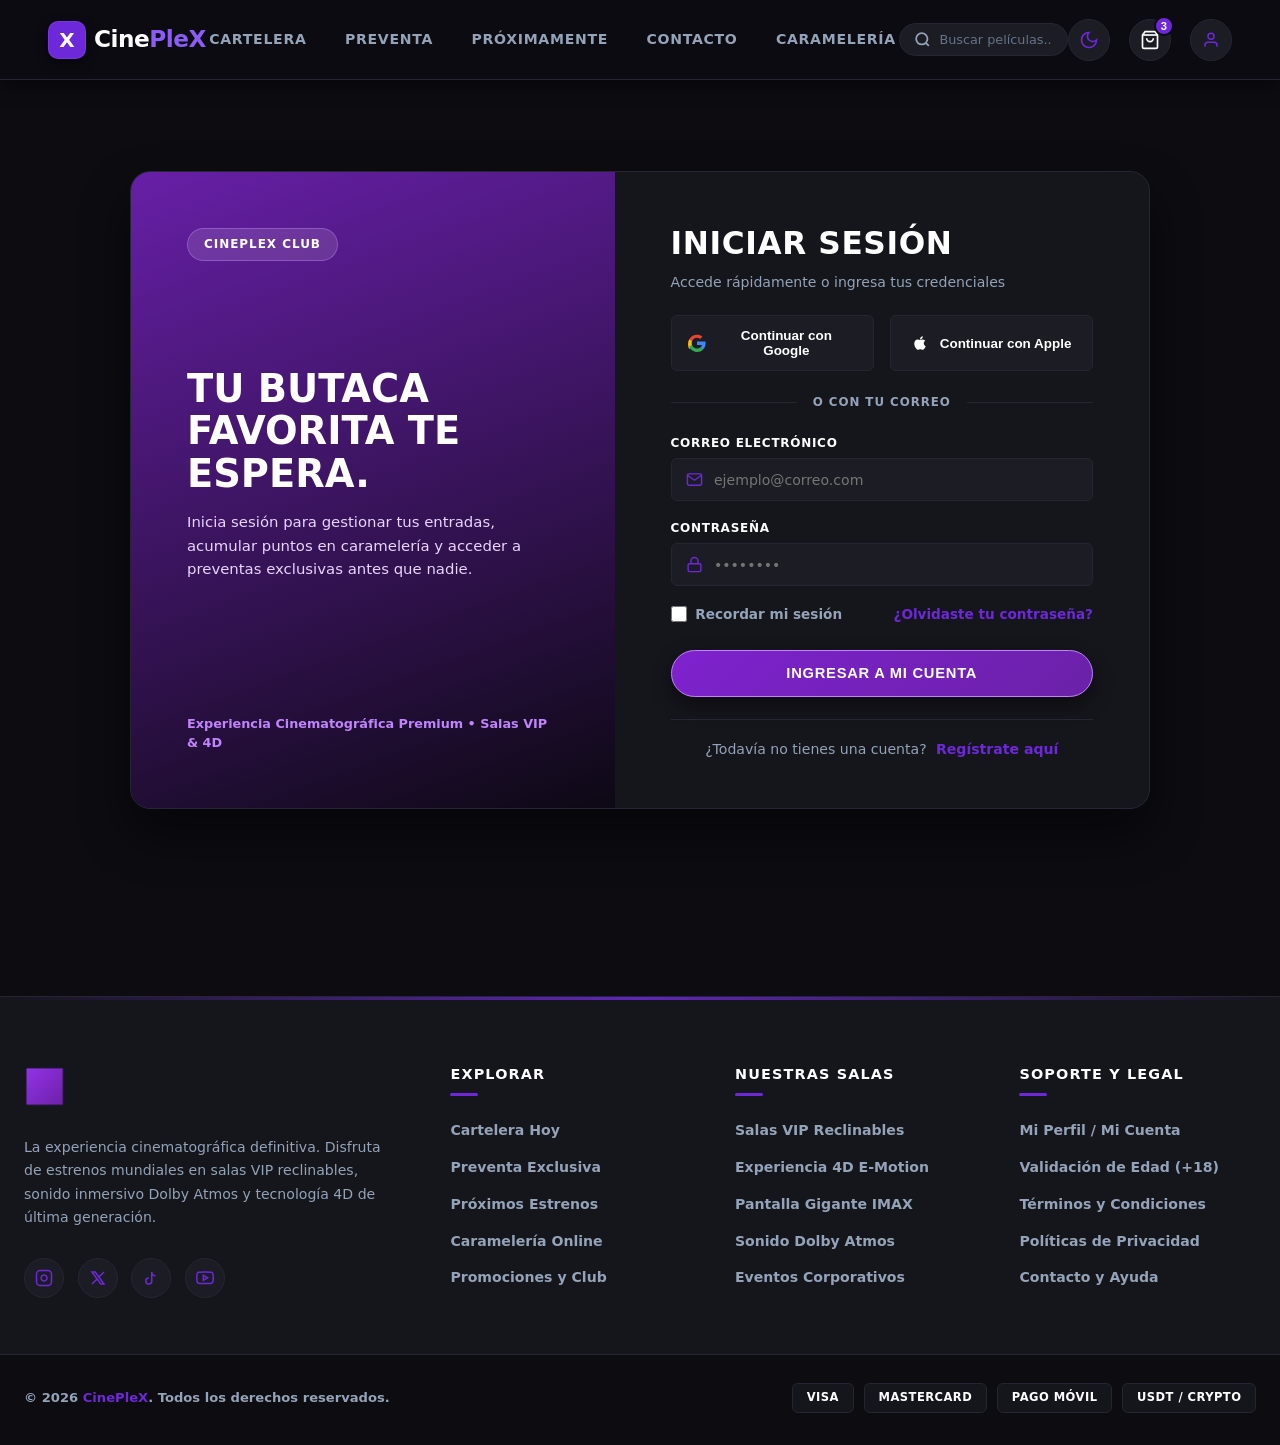
<file: views/login.html>
<!DOCTYPE html>
<html lang="es">
<head>
  <meta charset="UTF-8">
  <meta name="viewport" content="width=device-width, initial-scale=1.0">
  <title>CinePleX - Iniciar Sesión</title>
  <link rel="stylesheet" href="../assets/css/global.css">
  <link rel="stylesheet" href="../assets/css/navbar.css">
  <link rel="stylesheet" href="../assets/css/auth.css">
  <link rel="stylesheet" href="../assets/css/footer.css">
</head>
<body>

  <!-- APPBAR INYECTADO POR LAYOUT.JS -->
  <div id="app-navbar"></div>

  <!-- CONTENEDOR DE LOGIN -->
  <main class="auth-wrapper">
    <div class="auth-container">
      
      <div class="auth-visual">
        <span class="auth-visual-badge">CinePleX Club</span>
        <div class="auth-visual-content">
          <h2>Tu butaca favorita te espera.</h2>
          <p>Inicia sesión para gestionar tus entradas, acumular puntos en caramelería y acceder a preventas exclusivas antes que nadie.</p>
        </div>
        <div class="auth-visual-footer">
          Experiencia Cinematográfica Premium • Salas VIP & 4D
        </div>
      </div>

      <div class="auth-form-box">
        <div class="auth-header">
          <h1>Iniciar Sesión</h1>
          <p>Accede rápidamente o ingresa tus credenciales</p>
        </div>

        <div class="social-auth-grid">
          <button type="button" class="btn-social">
            <svg class="social-icon" viewBox="0 0 24 24">
              <path fill="#EA4335" d="M12 5c1.6 0 3 .6 4.1 1.7l3.1-3.1C17.3 1.8 14.8 1 12 1 7.4 1 3.5 3.6 1.6 7.4l3.7 2.8C6.2 7.2 8.9 5 12 5z"/>
              <path fill="#4285F4" d="M23.5 12.3c0-.8-.1-1.6-.2-2.3H12v4.5h6.5c-.3 1.5-1.1 2.8-2.4 3.6l3.7 2.9c2.2-2 3.7-5 3.7-8.7z"/>
              <path fill="#FBBC05" d="M5.3 14.8c-.2-.8-.4-1.6-.4-2.5s.2-1.7.4-2.5L1.6 7C.6 9 0 11.2 0 13.5s.6 4.5 1.6 6.5l3.7-2.9z"/>
              <path fill="#34A853" d="M12 24c3.2 0 6-1.1 8-3l-3.7-2.9c-1.1.7-2.5 1.2-4.3 1.2-3.1 0-5.8-2.1-6.7-5L1.6 17c1.9 3.9 5.8 7 10.4 7z"/>
            </svg>
            <span>Continuar con Google</span>
          </button>

          <button type="button" class="btn-social">
            <svg class="social-icon" viewBox="0 0 24 24" fill="currentColor">
              <path d="M17.05 20.28c-.98.95-2.05.8-3.08.35-1.09-.46-2.09-.48-3.24 0-1.44.62-2.2.44-3.06-.35C2.79 15.25 3.51 7.59 9.05 7.31c1.35.07 2.29.74 3.08.8 1.18-.24 2.31-.93 3.57-.84 1.51.12 2.65.72 3.4 1.8-3.12 1.87-2.38 5.98.48 7.13-.57 1.5-1.31 2.99-2.53 4.08zM12.03 7.25c-.15-2.23 1.66-4.07 3.74-4.25.29 2.58-2.34 4.5-3.74 4.25z"/>
            </svg>
            <span>Continuar con Apple</span>
          </button>
        </div>

        <div class="auth-divider">
          <span>o con tu correo</span>
        </div>

        <form action="#" method="POST">
          <div class="form-group">
            <label class="form-label">Correo Electrónico</label>
            <div class="input-wrapper">
              <svg class="input-icon" viewBox="0 0 24 24" fill="none" stroke="currentColor" stroke-width="2">
                <path d="M4 4h16c1.1 0 2 .9 2 2v12c0 1.1-.9 2-2 2H4c-1.1 0-2-.9-2-2V6c0-1.1.9-2 2-2z"></path>
                <polyline points="22,6 12,13 2,6"></polyline>
              </svg>
              <input type="email" class="auth-input" placeholder="ejemplo@correo.com" required>
            </div>
          </div>

          <div class="form-group">
            <label class="form-label">Contraseña</label>
            <div class="input-wrapper">
              <svg class="input-icon" viewBox="0 0 24 24" fill="none" stroke="currentColor" stroke-width="2">
                <rect x="3" y="11" width="18" height="11" rx="2" ry="2"></rect>
                <path d="M7 11V7a5 5 0 0 1 10 0v4"></path>
              </svg>
              <input type="password" class="auth-input" placeholder="••••••••" required>
            </div>
          </div>

          <div class="auth-options">
            <label class="remember-me">
              <input type="checkbox">
              <span>Recordar mi sesión</span>
            </label>
            <a href="#" class="forgot-link">¿Olvidaste tu contraseña?</a>
          </div>

          <button type="button" class="btn-submit-auth">Ingresar a mi cuenta</button>
        </form>

        <div class="auth-switch">
          ¿Todavía no tienes una cuenta? 
          <a href="registro.html">Regístrate aquí</a>
        </div>
      </div>

    </div>
  </main>

  <!-- FOOTER INYECTADO POR LAYOUT.JS -->
  <div id="app-footer"></div>

  <script src="../assets/js/layout.js"></script>
</body>
</html>
</file>
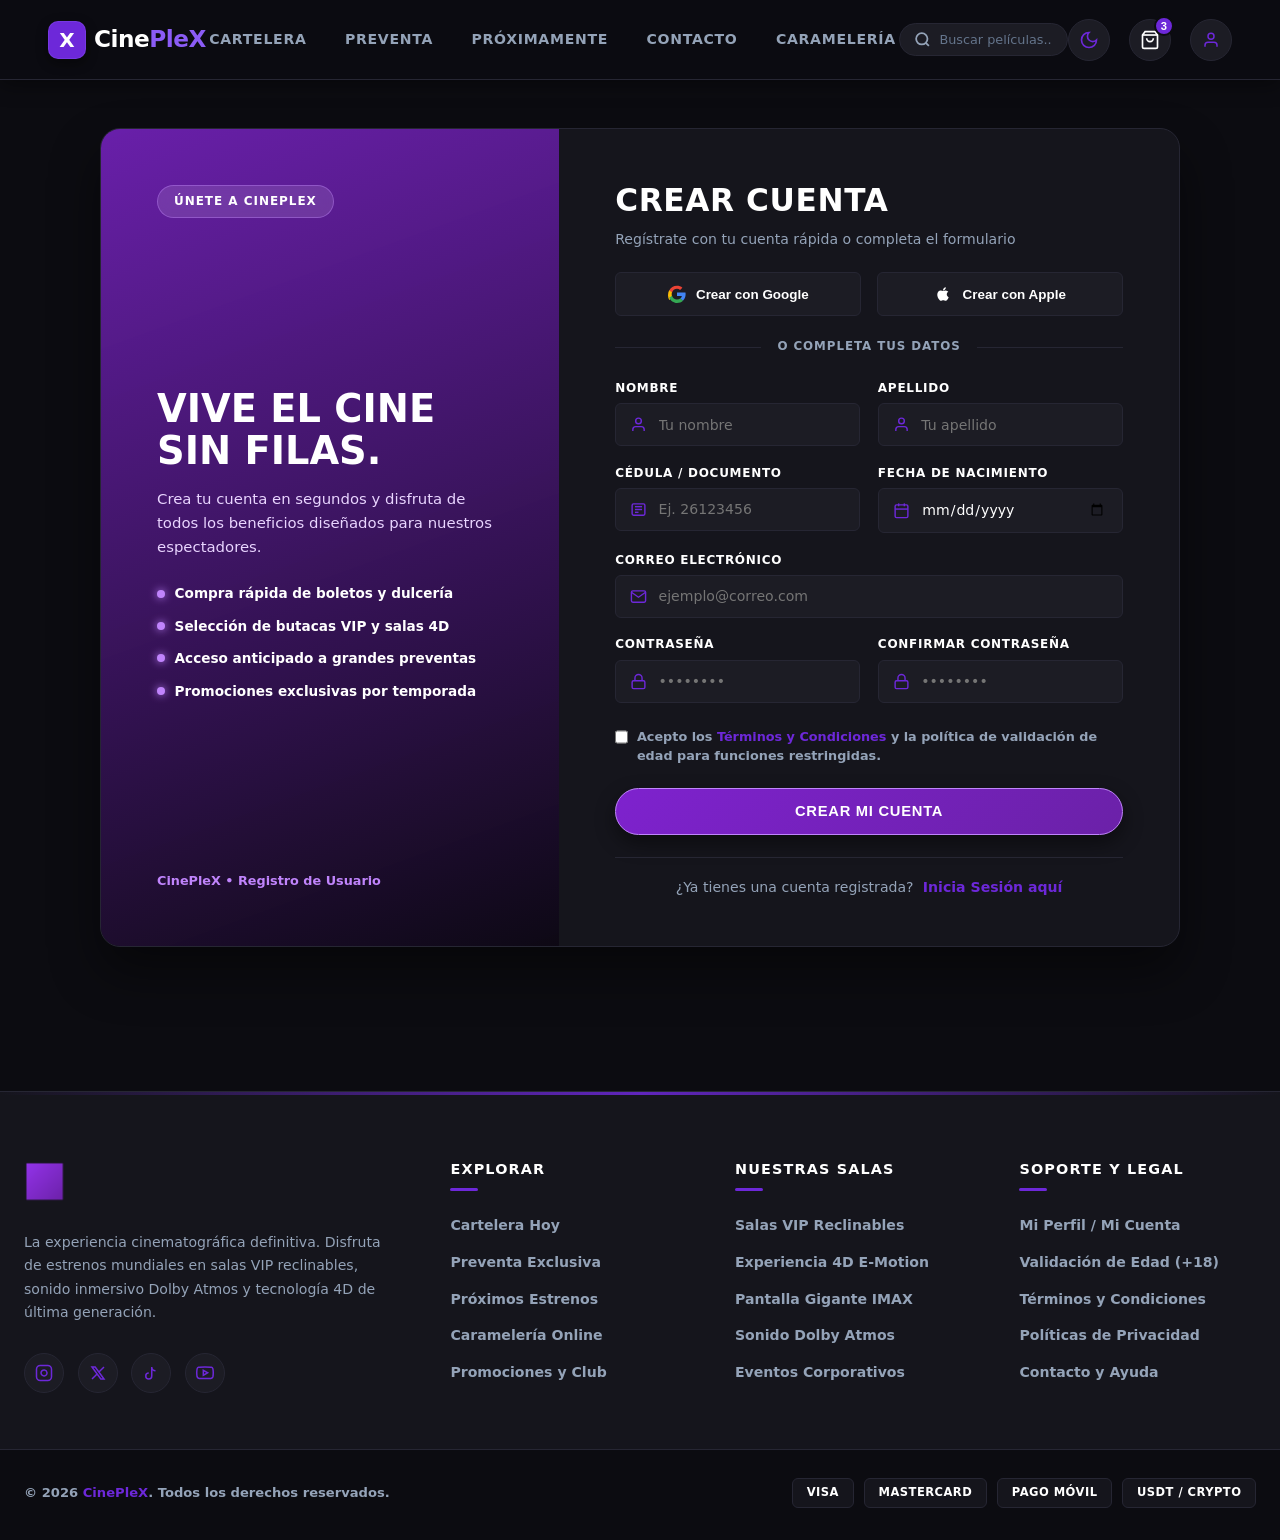
<file: views/registro.html>
<!DOCTYPE html>
<html lang="es">
<head>
  <meta charset="UTF-8">
  <meta name="viewport" content="width=device-width, initial-scale=1.0">
  <title>CinePleX - Crear Cuenta</title>
  <link rel="stylesheet" href="../assets/css/global.css">
  <link rel="stylesheet" href="../assets/css/navbar.css">
  <link rel="stylesheet" href="../assets/css/auth.css">
  <link rel="stylesheet" href="../assets/css/footer.css">
</head>
<body>

  <!-- APPBAR INYECTADO POR LAYOUT.JS -->
  <div id="app-navbar"></div>

  <!-- CONTENEDOR DE REGISTRO -->
  <main class="auth-wrapper">
    <div class="auth-container register-mode">
      
      <div class="auth-visual register-bg">
        <span class="auth-visual-badge">Únete a CinePleX</span>
        <div class="auth-visual-content">
          <h2>Vive el cine sin filas.</h2>
          <p>Crea tu cuenta en segundos y disfruta de todos los beneficios diseñados para nuestros espectadores.</p>
          <ul class="benefits-list">
            <li><span class="check-dot"></span> Compra rápida de boletos y dulcería</li>
            <li><span class="check-dot"></span> Selección de butacas VIP y salas 4D</li>
            <li><span class="check-dot"></span> Acceso anticipado a grandes preventas</li>
            <li><span class="check-dot"></span> Promociones exclusivas por temporada</li>
          </ul>
        </div>
        <div class="auth-visual-footer">
          CinePleX • Registro de Usuario
        </div>
      </div>

      <div class="auth-form-box">
        <div class="auth-header">
          <h1>Crear Cuenta</h1>
          <p>Regístrate con tu cuenta rápida o completa el formulario</p>
        </div>

        <div class="social-auth-grid">
          <button type="button" class="btn-social">
            <svg class="social-icon" viewBox="0 0 24 24">
              <path fill="#EA4335" d="M12 5c1.6 0 3 .6 4.1 1.7l3.1-3.1C17.3 1.8 14.8 1 12 1 7.4 1 3.5 3.6 1.6 7.4l3.7 2.8C6.2 7.2 8.9 5 12 5z"/>
              <path fill="#4285F4" d="M23.5 12.3c0-.8-.1-1.6-.2-2.3H12v4.5h6.5c-.3 1.5-1.1 2.8-2.4 3.6l3.7 2.9c2.2-2 3.7-5 3.7-8.7z"/>
              <path fill="#FBBC05" d="M5.3 14.8c-.2-.8-.4-1.6-.4-2.5s.2-1.7.4-2.5L1.6 7C.6 9 0 11.2 0 13.5s.6 4.5 1.6 6.5l3.7-2.9z"/>
              <path fill="#34A853" d="M12 24c3.2 0 6-1.1 8-3l-3.7-2.9c-1.1.7-2.5 1.2-4.3 1.2-3.1 0-5.8-2.1-6.7-5L1.6 17c1.9 3.9 5.8 7 10.4 7z"/>
            </svg>
            <span>Crear con Google</span>
          </button>

          <button type="button" class="btn-social">
            <svg class="social-icon" viewBox="0 0 24 24" fill="currentColor">
              <path d="M17.05 20.28c-.98.95-2.05.8-3.08.35-1.09-.46-2.09-.48-3.24 0-1.44.62-2.2.44-3.06-.35C2.79 15.25 3.51 7.59 9.05 7.31c1.35.07 2.29.74 3.08.8 1.18-.24 2.31-.93 3.57-.84 1.51.12 2.65.72 3.4 1.8-3.12 1.87-2.38 5.98.48 7.13-.57 1.5-1.31 2.99-2.53 4.08zM12.03 7.25c-.15-2.23 1.66-4.07 3.74-4.25.29 2.58-2.34 4.5-3.74 4.25z"/>
            </svg>
            <span>Crear con Apple</span>
          </button>
        </div>

        <div class="auth-divider">
          <span>o completa tus datos</span>
        </div>

        <form action="#" method="POST">
          <div class="form-grid-2">
            <div class="form-group">
              <label class="form-label">Nombre</label>
              <div class="input-wrapper">
                <svg class="input-icon" viewBox="0 0 24 24" fill="none" stroke="currentColor" stroke-width="2">
                  <path d="M20 21v-2a4 4 0 0 0-4-4H8a4 4 0 0 0-4 4v2"></path>
                  <circle cx="12" cy="7" r="4"></circle>
                </svg>
                <input type="text" class="auth-input" placeholder="Tu nombre" required>
              </div>
            </div>

            <div class="form-group">
              <label class="form-label">Apellido</label>
              <div class="input-wrapper">
                <svg class="input-icon" viewBox="0 0 24 24" fill="none" stroke="currentColor" stroke-width="2">
                  <path d="M20 21v-2a4 4 0 0 0-4-4H8a4 4 0 0 0-4 4v2"></path>
                  <circle cx="12" cy="7" r="4"></circle>
                </svg>
                <input type="text" class="auth-input" placeholder="Tu apellido" required>
              </div>
            </div>
          </div>

          <div class="form-grid-2">
            <div class="form-group">
              <label class="form-label">Cédula / Documento</label>
              <div class="input-wrapper">
                <svg class="input-icon" viewBox="0 0 24 24" fill="none" stroke="currentColor" stroke-width="2">
                  <rect x="3" y="4" width="18" height="16" rx="2"></rect>
                  <line x1="7" y1="8" x2="17" y2="8"></line>
                  <line x1="7" y1="12" x2="17" y2="12"></line>
                  <line x1="7" y1="16" x2="12" y2="16"></line>
                </svg>
                <input type="text" class="auth-input" placeholder="Ej. 26123456" required>
              </div>
            </div>

            <div class="form-group">
              <label class="form-label">Fecha de Nacimiento</label>
              <div class="input-wrapper">
                <svg class="input-icon" viewBox="0 0 24 24" fill="none" stroke="currentColor" stroke-width="2">
                  <rect x="3" y="4" width="18" height="18" rx="2" ry="2"></rect>
                  <line x1="16" y1="2" x2="16" y2="6"></line>
                  <line x1="8" y1="2" x2="8" y2="6"></line>
                  <line x1="3" y1="10" x2="21" y2="10"></line>
                </svg>
                <input type="date" class="auth-input" required>
              </div>
            </div>
          </div>

          <div class="form-group">
            <label class="form-label">Correo Electrónico</label>
            <div class="input-wrapper">
              <svg class="input-icon" viewBox="0 0 24 24" fill="none" stroke="currentColor" stroke-width="2">
                <path d="M4 4h16c1.1 0 2 .9 2 2v12c0 1.1-.9 2-2 2H4c-1.1 0-2-.9-2-2V6c0-1.1.9-2 2-2z"></path>
                <polyline points="22,6 12,13 2,6"></polyline>
              </svg>
              <input type="email" class="auth-input" placeholder="ejemplo@correo.com" required>
            </div>
          </div>

          <div class="form-grid-2">
            <div class="form-group">
              <label class="form-label">Contraseña</label>
              <div class="input-wrapper">
                <svg class="input-icon" viewBox="0 0 24 24" fill="none" stroke="currentColor" stroke-width="2">
                  <rect x="3" y="11" width="18" height="11" rx="2" ry="2"></rect>
                  <path d="M7 11V7a5 5 0 0 1 10 0v4"></path>
                </svg>
                <input type="password" class="auth-input" placeholder="••••••••" required>
              </div>
            </div>

            <div class="form-group">
              <label class="form-label">Confirmar Contraseña</label>
              <div class="input-wrapper">
                <svg class="input-icon" viewBox="0 0 24 24" fill="none" stroke="currentColor" stroke-width="2">
                  <rect x="3" y="11" width="18" height="11" rx="2" ry="2"></rect>
                  <path d="M7 11V7a5 5 0 0 1 10 0v4"></path>
                </svg>
                <input type="password" class="auth-input" placeholder="••••••••" required>
              </div>
            </div>
          </div>

          <label class="terms-check">
            <input type="checkbox" required>
            <span>Acepto los <a href="#">Términos y Condiciones</a> y la política de validación de edad para funciones restringidas.</span>
          </label>

          <button type="button" class="btn-submit-auth">Crear mi cuenta</button>
        </form>

        <div class="auth-switch">
          ¿Ya tienes una cuenta registrada? 
          <a href="login.html">Inicia Sesión aquí</a>
        </div>
      </div>

    </div>
  </main>

  <!-- FOOTER INYECTADO POR LAYOUT.JS -->
  <div id="app-footer"></div>

  <script src="../assets/js/layout.js"></script>
</body>
</html>
</file>
<file: assets/css/global.css>
/* ==========================================
   CinePleX - DESIGN SYSTEM & THEMES
   ========================================== */

/* 1. MODO OSCURO (POR DEFECTO) */
:root {
  --bg-main: #0c0c11;          /* Fondo base morado oscuro */
  --bg-card: #15151c;          /* Tarjetas y contenedores */
  --bg-input: #1c1c24;         /* Botones y campos secundarios */
  
  --primary-purple: #6d28d9;   /* Morado principal CinePleX */
  --primary-hover: #5b21b6;    /* Morado hover */
  --primary-light: #8b5cf6;    /* Morado claro para acentos */
  
  --accent-cyan: #06b6d4;
  --accent-red: #ef4444;
  
  --text-white: #ffffff;
  --text-muted: #94a3b8;
  --border-color: #262633;
  
  --nav-bg: rgba(12, 12, 17, 0.94);
  --shadow-color: rgba(0, 0, 0, 0.45);

  --font-main: 'Inter', system-ui, -apple-system, sans-serif;
  --radius-sm: 6px;
  --radius-md: 12px;
  --radius-lg: 20px;
}

/* 2. MODO CLARO (FONDO BLANCO Y ACCESORIOS CUIDADOS) */
[data-theme="light"] {
  --bg-main: #f8fafc;          /* Fondo principal blanco / gris suave */
  --bg-card: #ffffff;          /* Tarjetas en blanco puro */
  --bg-input: #f1f5f9;         /* Campos y botones secundarios claros */
  
  --primary-purple: #6d28d9;   /* Mantiene el morado característico */
  --primary-hover: #6b21a8;    
  --primary-light: #7e22ce;    
  
  --accent-cyan: #0284c7;
  --accent-red: #dc2626;
  
  --text-white: #0f172a;       /* Texto principal oscuro para la web */
  --text-muted: #64748b;       /* Texto secundario gris */
  --border-color: #e2e8f0;     /* Bordes suaves */
  
  --nav-bg: rgba(255, 255, 255, 0.92);
  --shadow-color: rgba(126, 34, 206, 0.12);
}

html {
  scroll-behavior: smooth;
}

* {
  margin: 0;
  padding: 0;
  box-sizing: border-box;
}

/* Espacio superior para que el navbar fijo de 80px no tape los títulos ni posters al deslizar */
section[id], div[id] {
  scroll-margin-top: 100px;
}

body {
  background-color: var(--bg-main);
  background-image: none;
  color: var(--text-white);
  font-family: var(--font-main);
  line-height: 1.5;
  min-height: 100vh;
  overflow-x: hidden;
  padding-top: 80px; /* Espacio exacto para que el navbar fijo no tape el contenido */
  transition: background-color 0.3s ease, color 0.3s ease;
}

::-webkit-scrollbar {
  width: 8px;
}
::-webkit-scrollbar-track {
  background: var(--bg-main);
}
::-webkit-scrollbar-thumb {
  background: var(--border-color);
  border-radius: var(--radius-sm);
}
::-webkit-scrollbar-thumb:hover {
  background: var(--primary-purple);
}
</file>
<file: assets/css/navbar.css>
/* ==========================================
   CinePleX - APPBAR / NAVBAR EXCLUSIVO
   ========================================== */

.navbar {
  position: fixed;   /* Se queda fijo flotando arriba al hacer scroll */
  top: 0;
  left: 0;
  width: 100%;       /* Ocupa todo el ancho de la pantalla */
  z-index: 1000;     /* Siempre por encima del contenido y banners */
  background-color: var(--nav-bg);
  backdrop-filter: blur(12px);
  border-bottom: 1px solid var(--border-color);
  height: 80px;
  display: flex;
  align-items: center;
  justify-content: space-between;
  padding: 0 3rem;
  box-shadow: 0 4px 20px var(--shadow-color);
  transition: background-color 0.3s, border-color 0.3s;
}

.nav-brand {
  display: flex;
  align-items: center;
  text-decoration: none;
}

.nav-logo-container {
  height: 48px;
  display: flex;
  align-items: center;
  justify-content: center;
}

.nav-logo-img {
  height: 100%;
  width: auto;
  object-fit: contain;
}

.nav-menu {
  display: flex;
  align-items: center;
  gap: 2rem;
  position: relative;
}

.nav-item {
  position: relative;
  color: var(--text-muted);
  text-decoration: none;
  font-size: 0.88rem;
  font-weight: 700;
  text-transform: uppercase;
  letter-spacing: 0.05em;
  padding: 0.5rem 0.2rem;
  transition: color 0.25s ease;
  cursor: pointer;
  display: inline-flex;
  align-items: center;
}

.nav-item:hover {
  color: #ffffff;
}

.nav-item.active {
  color: #ffffff !important;
}

[data-theme="light"] .nav-item {
  color: #475569;
}

[data-theme="light"] .nav-item:hover,
[data-theme="light"] .nav-item.active {
  color: #6d28d9 !important;
}

[data-theme="light"] .nav-brand .nav-logo-container > span {
  color: var(--text-white) !important;
}

[data-theme="light"] .nav-brand .nav-logo-container > span span {
  color: #6d28d9 !important;
}

/* RAYA MORADA ANIMADA DESLIZANTE ÚNICA */
.nav-indicator {
  position: absolute;
  bottom: -4px;
  left: 0;
  height: 3px;
  background: #8b5cf6;
  border-radius: 4px;
  box-shadow: 0 0 12px rgba(139, 92, 246, 0.85), 0 0 4px rgba(167, 139, 250, 0.9);
  pointer-events: none;
  transition: transform 0.35s cubic-bezier(0.2, 0.9, 0.2, 1), width 0.35s cubic-bezier(0.2, 0.9, 0.2, 1), opacity 0.2s ease;
  opacity: 0;
  transform: translateX(0);
  z-index: 2;
}

.btn-highlight-ticket {
  color: #ffffff;
  border: 1px solid var(--primary-purple);
  padding: 0.5rem 1.2rem;
  border-radius: 50px;
  background: var(--primary-purple);
  box-shadow: 0 0 15px var(--shadow-color);
  transition: all 0.2s ease;
}

.btn-highlight-ticket:hover {
  background: var(--primary-hover);
  border-color: var(--primary-light);
  transform: translateY(-1px);
}

/* ==========================================
   BUSCADOR DE PELÍCULAS EN EL NAVBAR
   ========================================== */
.nav-search-wrapper {
  position: relative;
  width: 210px;
  transition: width 0.3s cubic-bezier(0.16, 1, 0.3, 1);
}

.nav-search-wrapper:focus-within {
  width: 270px;
}

.nav-search-box {
  display: flex;
  align-items: center;
  gap: 8px;
  background-color: var(--bg-input);
  border: 1px solid var(--border-color);
  border-radius: 9999px;
  padding: 0.42rem 0.9rem;
  transition: border-color 0.25s, box-shadow 0.25s, background-color 0.25s;
}

.nav-search-wrapper:focus-within .nav-search-box {
  border-color: var(--primary-purple);
  box-shadow: 0 0 14px rgba(139, 92, 246, 0.35);
  background-color: rgba(24, 24, 36, 0.9);
}

.nav-search-svg {
  width: 17px;
  height: 17px;
  stroke: #94a3b8;
  flex-shrink: 0;
  transition: stroke 0.2s;
}

.nav-search-wrapper:focus-within .nav-search-svg {
  stroke: #a78bfa;
}

.nav-search-input {
  background: transparent;
  border: none;
  outline: none;
  color: var(--text-white);
  font-size: 0.82rem;
  font-weight: 500;
  width: 100%;
  font-family: inherit;
}

.nav-search-input::placeholder {
  color: #64748b;
  font-size: 0.8rem;
}

.nav-search-clear {
  background: none;
  border: none;
  color: #64748b;
  cursor: pointer;
  font-size: 0.75rem;
  padding: 2px 4px;
  border-radius: 50%;
  display: flex;
  align-items: center;
  justify-content: center;
  transition: color 0.2s, background-color 0.2s;
}

.nav-search-clear:hover {
  color: #ffffff;
  background-color: rgba(255, 255, 255, 0.1);
}

/* DESPLEGABLE DE RESULTADOS */
.nav-search-results {
  position: absolute;
  top: calc(100% + 10px);
  left: 0;
  width: 320px;
  background: #111118;
  border: 1px solid rgba(139, 92, 246, 0.3);
  border-radius: 12px;
  box-shadow: 0 16px 36px rgba(0, 0, 0, 0.7);
  backdrop-filter: blur(16px);
  z-index: 1001;
  max-height: 380px;
  overflow-y: auto;
  padding: 8px;
  display: none;
}

.nav-search-results.active {
  display: block;
}

.search-result-item {
  display: flex;
  align-items: center;
  gap: 12px;
  padding: 8px 10px;
  border-radius: 8px;
  text-decoration: none;
  color: #ffffff;
  transition: background-color 0.2s, transform 0.15s;
  cursor: pointer;
  border-bottom: 1px solid rgba(255, 255, 255, 0.04);
}

.search-result-item:last-child {
  border-bottom: none;
}

.search-result-item:hover {
  background-color: rgba(109, 40, 217, 0.2);
  transform: translateX(2px);
}

.search-item-poster {
  width: 38px;
  height: 52px;
  object-fit: cover;
  border-radius: 6px;
  flex-shrink: 0;
  border: 1px solid rgba(255, 255, 255, 0.1);
}

.search-item-info {
  flex: 1;
  min-width: 0;
}

.search-item-title {
  font-size: 0.84rem;
  font-weight: 700;
  color: #ffffff;
  white-space: nowrap;
  overflow: hidden;
  text-overflow: ellipsis;
  display: block;
}

.search-item-meta {
  font-size: 0.72rem;
  color: #94a3b8;
  display: flex;
  align-items: center;
  gap: 6px;
  margin-top: 2px;
}

.search-item-badge {
  background: rgba(139, 92, 246, 0.25);
  color: #c4b5fd;
  font-size: 0.65rem;
  font-weight: 800;
  padding: 1px 5px;
  border-radius: 4px;
}

.search-no-results {
  padding: 18px 12px;
  text-align: center;
  color: #94a3b8;
  font-size: 0.82rem;
}

.nav-actions {
  display: flex;
  align-items: center;
  gap: 1.2rem;
  position: relative;
}

/* BOTÓN INTERRUPTOR DE TEMA (DARK / LIGHT) */
.btn-theme-toggle {
  background: var(--bg-input);
  border: 1px solid var(--border-color);
  width: 42px;
  height: 42px;
  border-radius: 50%;
  display: flex;
  align-items: center;
  justify-content: center;
  cursor: pointer;
  color: var(--text-white);
  transition: border-color 0.2s, background-color 0.2s, transform 0.2s;
}

.btn-theme-toggle:hover {
  border-color: var(--primary-purple);
  background-color: rgba(109, 40, 217, 0.15);
  transform: rotate(15deg);
}

.btn-theme-toggle svg {
  width: 20px;
  height: 20px;
  stroke: var(--primary-purple);
}

/* CARRITO DE COMPRAS BOTÓN */
.nav-cart-btn {
  position: relative;
  display: flex;
  align-items: center;
  justify-content: center;
  padding: 0.6rem;
  border-radius: 50%;
  background-color: var(--bg-input);
  border: 1px solid var(--border-color);
  transition: border-color 0.2s, background-color 0.2s, transform 0.2s;
  cursor: pointer;
  color: var(--text-white);
  width: 42px;
  height: 42px;
}

.nav-cart-btn:hover {
  border-color: var(--primary-purple);
  background-color: rgba(109, 40, 217, 0.2);
  transform: scale(1.05);
}

.cart-icon {
  width: 20px;
  height: 20px;
  stroke: var(--text-white);
}

.cart-badge {
  position: absolute;
  top: -4px;
  right: -4px;
  background-color: var(--primary-purple);
  color: #ffffff;
  font-size: 0.7rem;
  font-weight: 800;
  width: 20px;
  height: 20px;
  border-radius: 50%;
  display: flex;
  align-items: center;
  justify-content: center;
  border: 2px solid var(--bg-main);
  transition: transform 0.2s ease;
}

@keyframes badgePop {
  0% { transform: scale(1); }
  50% { transform: scale(1.45); }
  100% { transform: scale(1); }
}
.badge-pop {
  animation: badgePop 0.35s ease-out;
}

/* BOTÓN DE USUARIO / INICIAR SESIÓN */
.icon-user {
  width: 18px;
  height: 18px;
  stroke: var(--primary-purple);
}

.btn-user-icon {
  background: var(--bg-input);
  border: 1px solid var(--border-color);
  width: 42px;
  height: 42px;
  border-radius: 50%;
  display: flex;
  align-items: center;
  justify-content: center;
  cursor: pointer;
  transition: border-color 0.2s, background-color 0.2s;
  text-decoration: none;
}

.btn-user-icon:hover {
  border-color: var(--primary-purple);
  background-color: rgba(109, 40, 217, 0.15);
}

/* ==========================================
   DROPDOWN FLOTANTE DEL CARRITO EN EL MENÚ SUPERIOR
   ========================================== */
.nav-cart-dropdown {
  position: absolute;
  top: 60px;
  right: 0;
  width: 380px;
  background: #180f28;
  border: 1px solid #2b2636;
  border-radius: 20px;
  box-shadow: 0 20px 50px rgba(0, 0, 0, 0.8), 0 0 25px rgba(109, 40, 217, 0.3);
  display: none;
  flex-direction: column;
  z-index: 2000;
  overflow: hidden;
  animation: cartDropdownFade 0.25s ease-out;
}

@keyframes cartDropdownFade {
  from {
    opacity: 0;
    transform: translateY(-10px);
  }
  to {
    opacity: 1;
    transform: translateY(0);
  }
}

.nav-cart-dropdown.active {
  display: flex;
}

.nav-cart-header {
  padding: 1.2rem 1.4rem;
  border-bottom: 1px solid rgba(109, 40, 217, 0.25);
  display: flex;
  align-items: center;
  justify-content: space-between;
  background: rgba(13, 8, 20, 0.8);
}

.nav-cart-title {
  display: flex;
  align-items: center;
  gap: 0.6rem;
}

.nav-cart-title h3 {
  font-size: 1.15rem;
  font-weight: 800;
  color: #ffffff;
  margin: 0;
}

.nav-cart-close {
  background: none;
  border: none;
  color: #94a3b8;
  font-size: 1.15rem;
  cursor: pointer;
  padding: 0.2rem 0.4rem;
  border-radius: 6px;
  transition: color 0.2s;
  line-height: 1;
}

.nav-cart-close:hover {
  color: #ffffff;
}

.nav-cart-body {
  max-height: 340px;
  overflow-y: auto;
  padding: 1rem 1.4rem;
  display: flex;
  flex-direction: column;
  gap: 0.85rem;
}

.nav-cart-body::-webkit-scrollbar {
  width: 5px;
}
.nav-cart-body::-webkit-scrollbar-thumb {
  background: #6d28d9;
  border-radius: 3px;
}

.nav-cart-item {
  display: flex;
  align-items: center;
  gap: 0.85rem;
  padding-bottom: 0.85rem;
  border-bottom: 1px solid rgba(109, 40, 217, 0.15);
}
.nav-cart-item:last-child {
  border-bottom: none;
  padding-bottom: 0;
}

.nav-cart-thumb {
  width: 46px;
  height: 46px;
  border-radius: 8px;
  background-size: cover;
  background-position: center;
  flex-shrink: 0;
  border: 1px solid #2b2636;
}

.nav-cart-details {
  flex: 1;
  min-width: 0;
}

.nav-cart-name-row {
  display: flex;
  align-items: flex-start;
  justify-content: space-between;
  gap: 0.5rem;
}

.nav-cart-name {
  font-size: 0.82rem;
  font-weight: 700;
  color: #ffffff;
  overflow: hidden;
  text-overflow: ellipsis;
  white-space: nowrap;
}

.nav-cart-price {
  font-size: 0.75rem;
  color: #8b5cf6;
  display: block;
  margin-top: 0.1rem;
}

.nav-cart-type {
  font-size: 0.65rem;
  text-transform: uppercase;
  background: rgba(109, 40, 217, 0.35);
  color: #e9d5ff;
  padding: 0.1rem 0.4rem;
  border-radius: 4px;
}

.nav-cart-remove {
  background: none;
  border: none;
  color: #64748b;
  cursor: pointer;
  font-size: 0.85rem;
  line-height: 1;
  padding: 0;
  transition: color 0.2s;
}

.nav-cart-remove:hover {
  color: #ef4444;
}

.nav-cart-qty {
  display: inline-flex;
  align-items: center;
  background: #23163a;
  border: 1px solid #2b2636;
  border-radius: 50px;
  padding: 0.15rem 0.6rem;
  gap: 0.6rem;
  font-size: 0.72rem;
  color: #e9d5ff;
  font-weight: 700;
  margin-top: 0.35rem;
}

.nav-cart-qty button {
  background: none;
  border: none;
  color: #8b5cf6;
  cursor: pointer;
  font-size: 0.85rem;
  font-weight: 900;
  padding: 0 0.1rem;
}
.nav-cart-qty button:hover {
  color: #ffffff;
}

.nav-cart-footer {
  padding: 1.1rem 1.4rem 1.3rem 1.4rem;
  border-top: 1px solid rgba(109, 40, 217, 0.25);
  background: rgba(13, 8, 20, 0.8);
  display: flex;
  flex-direction: column;
  gap: 1rem;
}

.nav-cart-summary {
  display: flex;
  flex-direction: column;
  gap: 0.35rem;
}

.nav-cart-summary .summary-line {
  display: flex;
  justify-content: space-between;
  font-size: 0.82rem;
  color: #94a3b8;
}

.nav-cart-summary .summary-line span:last-child {
  color: #ffffff;
  font-weight: 700;
}

.nav-cart-summary .summary-divider {
  height: 1px;
  background: rgba(109, 40, 217, 0.2);
  margin: 0.3rem 0;
}

.nav-cart-summary .total-line {
  font-size: 0.95rem;
  font-weight: 800;
  color: #ffffff;
}

.nav-cart-summary .total-highlight {
  color: #8b5cf6 !important;
  font-size: 1.15rem !important;
  font-weight: 900 !important;
}

.btn-nav-checkout {
  background: #6d28d9;
  color: #ffffff;
  text-decoration: none;
  border: none;
  border-radius: 12px;
  padding: 0.85rem;
  font-size: 0.9rem;
  font-weight: 900;
  letter-spacing: 0.05em;
  text-transform: uppercase;
  text-align: center;
  cursor: pointer;
  box-shadow: 0 8px 20px rgba(109, 40, 217, 0.45);
  transition: background 0.2s, transform 0.2s;
  display: block;
}

.btn-nav-checkout:hover {
  background: #5b21b6;
  transform: translateY(-2px);
}

/* NOTIFICACIÓN TOAST GLOBAL AL AGREGAR AL CARRITO */
.cine-toast {
  position: fixed;
  bottom: 1.5rem;
  right: 1.5rem;
  background: #14141d;
  color: #e2e8f0;
  padding: 0.45rem 0.85rem;
  border-radius: 8px;
  font-size: 0.75rem;
  font-weight: 600;
  box-shadow: 0 8px 24px rgba(0, 0, 0, 0.6);
  border: 1px solid rgba(139, 92, 246, 0.4);
  z-index: 3000;
  opacity: 0;
  transform: translateY(15px);
  transition: opacity 0.25s ease, transform 0.25s ease;
  pointer-events: none;
  max-width: 360px;
  white-space: nowrap;
  overflow: hidden;
  text-overflow: ellipsis;
  display: flex;
  align-items: center;
  gap: 6px;
}
.cine-toast.show {
  opacity: 1;
  transform: translateY(0);
}

/* RESPONSIVE DESIGN PARA NAVBAR Y BUSCADOR */
@media (max-width: 1150px) {
  .navbar {
    padding: 0 1.5rem;
  }
  .nav-menu {
    gap: 1.2rem;
  }
  .nav-search-wrapper {
    width: 160px;
  }
  .nav-search-wrapper:focus-within {
    width: 220px;
  }
}

@media (max-width: 860px) {
  .nav-search-wrapper {
    display: none;
  }
}
</file>
<file: assets/css/footer.css>
/* ==========================================
   CinePleX - FOOTER EXCLUSIVO
   ========================================== */

.site-footer {
  position: relative;
  background-color: var(--bg-card);
  border-top: 1px solid var(--border-color);
  margin-top: 6rem;
  transition: background-color 0.3s, border-color 0.3s;
}

.footer-glow-line {
  height: 3px;
  width: 100%;
  background: linear-gradient(90deg, transparent 0%, var(--primary-purple) 50%, transparent 100%);
  opacity: 0.85;
}

.footer-container {
  max-width: 1280px;
  margin: 0 auto;
  padding: 4rem 1.5rem 3.5rem 1.5rem;
  display: grid;
  grid-template-columns: 1.6fr 1fr 1fr 1fr;
  gap: 3rem;
}

.footer-logo-link {
  display: inline-block;
  margin-bottom: 1.2rem;
}

.footer-logo-img {
  height: 46px;
  width: auto;
  object-fit: contain;
}

.footer-desc {
  color: var(--text-muted);
  font-size: 0.88rem;
  line-height: 1.65;
  max-width: 360px;
  margin-bottom: 1.8rem;
}

.footer-socials {
  display: flex;
  align-items: center;
  gap: 0.85rem;
}

.social-circle {
  width: 40px;
  height: 40px;
  border-radius: 50%;
  background-color: var(--bg-input);
  border: 1px solid var(--border-color);
  display: flex;
  align-items: center;
  justify-content: center;
  color: var(--text-white);
  transition: all 0.25s ease;
}

.social-circle svg {
  width: 18px;
  height: 18px;
  stroke: var(--primary-purple);
  transition: stroke 0.25s ease;
}

.social-circle:hover {
  background: linear-gradient(135deg, #7e22ce, #581c87);
  border-color: #c084fc;
  transform: translateY(-3px);
  box-shadow: 0 8px 18px var(--shadow-color);
}

.social-circle:hover svg {
  stroke: #ffffff;
}

.footer-links-col h4 {
  font-size: 0.9rem;
  font-weight: 800;
  text-transform: uppercase;
  letter-spacing: 0.08em;
  color: var(--text-white);
  margin-bottom: 1.4rem;
  position: relative;
}

.footer-links-col h4::after {
  content: '';
  display: block;
  width: 28px;
  height: 3px;
  background-color: var(--primary-purple);
  border-radius: 2px;
  margin-top: 0.45rem;
}

.footer-links-col ul {
  list-style: none;
  display: flex;
  flex-direction: column;
  gap: 0.8rem;
}

.footer-links-col ul li a {
  color: var(--text-muted);
  text-decoration: none;
  font-size: 0.88rem;
  font-weight: 600;
  transition: color 0.2s, padding-left 0.2s;
  display: inline-block;
}

.footer-links-col ul li a:hover {
  color: var(--primary-purple);
  padding-left: 5px;
}

/* ==========================================
   BARRA INFERIOR DEL FOOTER (MISMO FONDO PARA PAGOS Y CONTACTO)
   ========================================== */
.footer-bottom {
  border-top: 1px solid var(--border-color);
  background-color: var(--bg-main);
  padding: 1.75rem 1.5rem 2rem 1.5rem;
  transition: background-color 0.3s, border-color 0.3s;
}

.footer-bottom-content {
  max-width: 1280px;
  margin: 0 auto;
  display: flex;
  align-items: center;
  justify-content: space-between;
  flex-wrap: wrap;
  gap: 1.25rem;
}

.footer-bottom-content p {
  font-size: 0.82rem;
  color: var(--text-muted);
  font-weight: 600;
}

.footer-bottom-content p span {
  color: var(--primary-purple);
  font-weight: 800;
}

.footer-payment-badges {
  display: flex;
  align-items: center;
  gap: 0.65rem;
  flex-wrap: wrap;
}

.pay-badge {
  background-color: var(--bg-card);
  border: 1px solid var(--border-color);
  color: var(--text-white);
  padding: 0.35rem 0.85rem;
  border-radius: var(--radius-sm);
  font-size: 0.72rem;
  font-weight: 800;
  letter-spacing: 0.04em;
  text-transform: uppercase;
}

@media (max-width: 900px) {
  .footer-container {
    grid-template-columns: 1fr 1fr;
  }
}

@media (max-width: 600px) {
  .footer-container {
    grid-template-columns: 1fr;
  }
  .footer-bottom-content {
    flex-direction: column;
    align-items: flex-start;
  }
}
</file>
<file: assets/css/admin.css>
.admin-shell {
  display: grid;
  grid-template-columns: 248px minmax(0, 1fr);
  gap: 1.25rem;
  width: min(100% - 2rem, 1600px);
  min-height: calc(100vh - 110px);
  margin: 1.25rem auto 3rem;
}

.admin-sidebar,
.admin-card,
.admin-stat-card,
.admin-welcome,
.admin-demo-notice {
  border: 1px solid var(--border-color);
  border-radius: var(--radius-md);
  background: var(--bg-card);
}

.admin-sidebar {
  position: sticky;
  top: 96px;
  display: flex;
  height: calc(100vh - 112px);
  min-height: 520px;
  flex-direction: column;
  padding: 1rem 0.75rem;
  box-shadow: 0 12px 30px var(--shadow-color);
}

.admin-sidebar-heading {
  display: flex;
  align-items: center;
  gap: 0.7rem;
  padding: 0.45rem 0.5rem 1rem;
  border-bottom: 1px solid var(--border-color);
}

.admin-sidebar-mark,
.admin-user-avatar {
  display: grid;
  flex: 0 0 auto;
  place-items: center;
  color: #fff;
  background: linear-gradient(135deg, #6d28d9, #9333ea);
  font-weight: 900;
}

.admin-sidebar-mark { width: 36px; height: 36px; border-radius: 10px; }
.admin-sidebar-heading strong,
.admin-sidebar-heading small { display: block; }
.admin-sidebar-heading strong { color: var(--text-white); font-size: 0.83rem; }
.admin-sidebar-heading small { margin-top: 0.1rem; color: var(--text-muted); font-size: 0.67rem; }
.admin-nav { display: grid; gap: 0.2rem; overflow-y: auto; padding: 0.65rem 0; }
.admin-nav-label { margin: 0.75rem 0.55rem 0.25rem; color: var(--text-muted); font-size: 0.58rem; font-weight: 850; letter-spacing: 0.1em; }
.admin-nav-link {
  display: flex;
  align-items: center;
  gap: 0.65rem;
  width: 100%;
  min-height: 39px;
  padding: 0.55rem 0.6rem;
  border: 1px solid transparent;
  border-radius: 8px;
  color: var(--text-muted);
  background: transparent;
  cursor: pointer;
  text-align: left;
  font: inherit;
  font-size: 0.72rem;
  font-weight: 750;
  transition: color 0.18s, background 0.18s, border-color 0.18s;
}

.admin-nav-link > span { display: inline-grid; width: 20px; place-items: center; color: #a78bfa; font-size: 1rem; }
.admin-nav-link:hover { color: var(--text-white); background: var(--bg-input); }
.admin-nav-link.active { color: #ede9fe; border-color: rgba(139, 92, 246, 0.26); background: rgba(109, 40, 217, 0.17); }
.admin-back-link { margin-top: auto; padding: 0.8rem 0.6rem 0.15rem; border-top: 1px solid var(--border-color); color: var(--text-muted); text-decoration: none; font-size: 0.72rem; font-weight: 750; }
.admin-back-link:hover { color: #c4b5fd; }

.admin-main { min-width: 0; }
.admin-topbar { display: flex; align-items: center; justify-content: space-between; gap: 1rem; min-height: 65px; margin-bottom: 1rem; }
.admin-eyebrow { color: #a78bfa; font-size: 0.61rem; font-weight: 900; letter-spacing: 0.12em; }
.admin-topbar h1 { margin-top: 0.14rem; color: var(--text-white); font-size: 1.35rem; font-weight: 900; line-height: 1.2; }
.admin-topbar-actions { display: flex; align-items: center; gap: 1rem; }
.admin-demo-pill { display: inline-flex; align-items: center; gap: 0.4rem; padding: 0.4rem 0.6rem; border: 1px solid rgba(234, 179, 8, 0.25); border-radius: 999px; color: #fde68a; background: rgba(234, 179, 8, 0.08); font-size: 0.63rem; font-weight: 850; white-space: nowrap; }
.admin-demo-pill i { width: 7px; height: 7px; border-radius: 50%; background: #eab308; }
.admin-user-chip { display: flex; align-items: center; gap: 0.5rem; color: var(--text-white); font-size: 0.68rem; font-weight: 800; white-space: nowrap; }
.admin-user-chip small { display: block; margin-top: 0.08rem; color: var(--text-muted); font-size: 0.58rem; font-weight: 650; }
.admin-user-avatar { width: 34px; height: 34px; border-radius: 50%; font-size: 0.67rem; }
.admin-demo-notice { margin-bottom: 1rem; padding: 0.7rem 0.85rem; border-color: rgba(234, 179, 8, 0.24); color: var(--text-muted); background: rgba(234, 179, 8, 0.055); font-size: 0.68rem; }
.admin-demo-notice strong { color: #fde68a; }

.admin-view { display: none; }
.admin-view.active { display: block; animation: admin-appear 0.18s ease-out; }
@keyframes admin-appear { from { opacity: 0; transform: translateY(4px); } to { opacity: 1; transform: translateY(0); } }
.admin-welcome { display: flex; align-items: center; justify-content: space-between; gap: 1rem; margin-bottom: 1rem; padding: 1.3rem; background: radial-gradient(ellipse at 85% 50%, rgba(109, 40, 217, 0.16), transparent 50%), var(--bg-card); }
.admin-welcome h2 { margin: 0.25rem 0; color: var(--text-white); font-size: clamp(1.2rem, 2.4vw, 1.7rem); font-weight: 900; }
.admin-welcome p:not(.admin-eyebrow) { color: var(--text-muted); font-size: 0.75rem; }
.admin-stat-grid { display: grid; grid-template-columns: repeat(4, minmax(0, 1fr)); gap: 0.75rem; margin-bottom: 1rem; }
.admin-stat-card { position: relative; overflow: hidden; padding: 0.9rem; }
.admin-stat-card::after { position: absolute; top: -25px; right: -25px; width: 76px; height: 76px; border-radius: 50%; background: rgba(139, 92, 246, 0.08); content: ""; }
.admin-stat-label { color: var(--text-muted); font-size: 0.64rem; font-weight: 800; text-transform: uppercase; }
.admin-stat-value { margin-top: 0.35rem; color: var(--text-white); font-size: 1.5rem; font-weight: 900; line-height: 1; }
.admin-stat-detail { margin-top: 0.35rem; color: var(--text-muted); font-size: 0.63rem; }
.admin-overview-grid { display: grid; grid-template-columns: repeat(2, minmax(0, 1fr)); gap: 0.85rem; }
.admin-card { min-width: 0; padding: 1rem; box-shadow: 0 10px 24px var(--shadow-color); }
.admin-card-heading { display: flex; align-items: center; justify-content: space-between; flex-wrap: wrap; gap: 0.75rem; margin-bottom: 0.85rem; }
.admin-card-heading h3 { color: var(--text-white); font-size: 0.84rem; font-weight: 850; }
.admin-card-heading p { margin-top: 0.15rem; color: var(--text-muted); font-size: 0.65rem; }
.admin-card-highlight { position: relative; overflow: hidden; background: radial-gradient(ellipse at 100% 0, rgba(6, 182, 212, 0.12), transparent 55%), var(--bg-card); }
.admin-card-highlight h3 { margin: 0.45rem 0; color: var(--text-white); font-size: 1rem; }
.admin-card-highlight p:not(.admin-eyebrow) { max-width: 420px; margin-bottom: 0.8rem; color: var(--text-muted); font-size: 0.7rem; }
.admin-status-orb { float: right; width: 10px; height: 10px; border-radius: 50%; background: #22c55e; box-shadow: 0 0 0 6px rgba(34, 197, 94, 0.1); }
.admin-spaced { margin-top: 0.9rem; }

.admin-section-intro { display: flex; align-items: flex-end; justify-content: space-between; gap: 1rem; margin: 0.25rem 0 1rem; }
.admin-section-intro h2 { margin-top: 0.2rem; color: var(--text-white); font-size: 1.35rem; font-weight: 900; }
.admin-section-intro p:not(.admin-eyebrow) { margin-top: 0.2rem; color: var(--text-muted); font-size: 0.72rem; }
.admin-button { display: inline-flex; align-items: center; justify-content: center; gap: 0.35rem; min-height: 34px; padding: 0.5rem 0.7rem; border: 1px solid var(--border-color); border-radius: 8px; color: var(--text-white); background: var(--bg-input); cursor: pointer; text-decoration: none; font: inherit; font-size: 0.67rem; font-weight: 850; transition: background 0.18s, border-color 0.18s, transform 0.18s; }
.admin-button:hover { border-color: var(--primary-light); transform: translateY(-1px); }
.admin-button.primary { border-color: var(--primary-purple); color: #fff; background: var(--primary-purple); }
.admin-button.primary:hover { background: var(--primary-hover); }
.admin-button.secondary { color: #c4b5fd; border-color: rgba(139, 92, 246, 0.26); background: rgba(109, 40, 217, 0.12); }
.admin-button.quiet { color: #c4b5fd; border-color: transparent; background: transparent; }
.admin-button.danger { color: #fecaca; border-color: rgba(239, 68, 68, 0.25); background: rgba(239, 68, 68, 0.09); }
.admin-button.small { min-height: 28px; padding: 0.35rem 0.5rem; font-size: 0.6rem; }
.admin-search { width: min(240px, 100%); min-height: 34px; padding: 0.45rem 0.65rem; border: 1px solid var(--border-color); border-radius: 8px; outline: none; color: var(--text-white); background: var(--bg-input); font: inherit; font-size: 0.67rem; }
.admin-search:focus { border-color: var(--primary-light); }
.admin-inline-select { max-width: 175px; min-height: 29px; padding: 0.3rem 1.4rem 0.3rem 0.5rem; border: 1px solid var(--border-color); border-radius: 7px; color: var(--text-white); background: var(--bg-input); font: inherit; font-size: 0.61rem; }
.admin-inline-select:focus { outline: 1px solid var(--primary-light); }
.admin-table-wrap { width: 100%; overflow-x: auto; }
.admin-table { width: 100%; border-collapse: collapse; text-align: left; }
.admin-table th, .admin-table td { padding: 0.65rem 0.7rem; border-bottom: 1px solid var(--border-color); vertical-align: middle; }
.admin-table th { color: var(--text-muted); font-size: 0.57rem; font-weight: 900; letter-spacing: 0.055em; text-transform: uppercase; white-space: nowrap; }
.admin-table td { color: var(--text-white); font-size: 0.66rem; }
.admin-table tbody tr:last-child td { border-bottom: 0; }
.admin-table tbody tr:hover { background: rgba(139, 92, 246, 0.035); }
.admin-table td strong { font-weight: 850; }
.admin-subtext { display: block; margin-top: 0.12rem; color: var(--text-muted); font-size: 0.59rem; }
.admin-actions { display: flex; flex-wrap: wrap; gap: 0.3rem; min-width: 120px; }
.admin-badge { display: inline-flex; align-items: center; width: fit-content; padding: 0.2rem 0.45rem; border: 1px solid transparent; border-radius: 999px; font-size: 0.57rem; font-weight: 850; white-space: nowrap; }
.admin-badge.success { color: #86efac; border-color: rgba(34, 197, 94, 0.15); background: rgba(34, 197, 94, 0.09); }
.admin-badge.warning { color: #fde68a; border-color: rgba(234, 179, 8, 0.18); background: rgba(234, 179, 8, 0.09); }
.admin-badge.danger { color: #fca5a5; border-color: rgba(239, 68, 68, 0.17); background: rgba(239, 68, 68, 0.09); }
.admin-badge.info { color: #a5f3fc; border-color: rgba(6, 182, 212, 0.17); background: rgba(6, 182, 212, 0.09); }
.admin-alert-list, .admin-activity-list { display: grid; gap: 0.5rem; }
.admin-alert-item, .admin-activity-item { display: flex; align-items: flex-start; justify-content: space-between; gap: 0.6rem; padding: 0.55rem 0; border-bottom: 1px solid var(--border-color); color: var(--text-white); font-size: 0.66rem; }
.admin-alert-item:last-child, .admin-activity-item:last-child { border-bottom: 0; }
.admin-alert-item small, .admin-activity-item small { display: block; margin-top: 0.12rem; color: var(--text-muted); font-size: 0.58rem; }
.admin-room-grid { display: grid; grid-template-columns: repeat(2, minmax(0, 1fr)); gap: 0.85rem; }
.admin-room-card { padding: 1rem; border: 1px solid var(--border-color); border-radius: var(--radius-md); background: var(--bg-card); }
.admin-room-top { display: flex; justify-content: space-between; gap: 0.75rem; }
.admin-room-top h3 { color: var(--text-white); font-size: 0.88rem; }
.admin-room-top p { margin-top: 0.2rem; color: var(--text-muted); font-size: 0.64rem; }
.admin-seats { display: grid; grid-template-columns: repeat(10, minmax(16px, 1fr)); gap: 0.35rem; max-height: 155px; overflow-y: auto; margin-top: 0.85rem; padding: 0.8rem 0.15rem 0 0; border-top: 1px solid var(--border-color); }
.admin-seat { min-height: 25px; border: 1px solid rgba(34, 197, 94, 0.23); border-radius: 5px 5px 3px 3px; color: #86efac; background: rgba(34, 197, 94, 0.08); cursor: pointer; font-size: 0.52rem; }
.admin-seat.maintenance { color: #fca5a5; border-color: rgba(239, 68, 68, 0.28); background: rgba(239, 68, 68, 0.11); }
.admin-seat.disabled-seat { color: var(--text-muted); border-color: var(--border-color); background: var(--bg-input); }
.admin-seat:disabled { cursor: not-allowed; opacity: 0.6; }
.admin-room-legend { margin-top: 0.65rem; color: var(--text-muted); font-size: 0.59rem; }
.admin-report-bars { display: grid; gap: 0.8rem; }
.admin-report-row { display: grid; grid-template-columns: 105px 1fr 90px; align-items: center; gap: 0.65rem; color: var(--text-muted); font-size: 0.66rem; }
.admin-report-track { height: 9px; overflow: hidden; border-radius: 99px; background: var(--bg-input); }
.admin-report-fill { height: 100%; border-radius: inherit; background: linear-gradient(90deg, #6d28d9, #06b6d4); }
.admin-report-value { color: var(--text-white); text-align: right; font-weight: 850; }
.admin-footnote { margin: 0.7rem 0; color: var(--text-muted); font-size: 0.62rem; }
.admin-settings-form { display: grid; gap: 0.85rem; max-width: 760px; }
.admin-form-field { display: grid; gap: 0.3rem; color: var(--text-muted); font-size: 0.66rem; font-weight: 800; }
.admin-form-field input, .admin-form-field select, .admin-form-field textarea, .admin-modal-field input, .admin-modal-field select, .admin-modal-field textarea { width: 100%; min-height: 38px; padding: 0.55rem 0.65rem; border: 1px solid var(--border-color); border-radius: 8px; outline: none; color: var(--text-white); background: var(--bg-input); font: inherit; font-size: 0.69rem; }
.admin-form-field input:focus, .admin-form-field select:focus, .admin-modal-field input:focus, .admin-modal-field select:focus, .admin-modal-field textarea:focus { border-color: var(--primary-light); }
.admin-checkbox { display: flex; align-items: center; gap: 0.5rem; color: var(--text-muted); font-size: 0.68rem; }
.admin-form-actions { display: flex; flex-wrap: wrap; gap: 0.5rem; padding-top: 0.4rem; }

.admin-modal-backdrop { position: fixed; z-index: 4000; inset: 0; display: grid; place-items: center; overflow-y: auto; padding: 1rem; background: rgba(3, 3, 8, 0.78); backdrop-filter: blur(7px); }
.admin-modal { width: min(100%, 560px); max-height: min(90vh, 840px); overflow-y: auto; border: 1px solid rgba(139, 92, 246, 0.28); border-radius: 14px; background: var(--bg-card); box-shadow: 0 24px 80px rgba(0, 0, 0, 0.6); }
.admin-modal-header { display: flex; align-items: center; justify-content: space-between; gap: 0.75rem; padding: 0.9rem 1rem; border-bottom: 1px solid var(--border-color); }
.admin-modal-header h2 { color: var(--text-white); font-size: 0.93rem; }
.admin-modal-body { display: grid; grid-template-columns: repeat(2, minmax(0, 1fr)); gap: 0.7rem; padding: 1rem; }
.admin-modal-field { display: grid; align-content: start; gap: 0.3rem; color: var(--text-muted); font-size: 0.64rem; font-weight: 800; }
.admin-modal-field.full { grid-column: 1 / -1; }
.admin-modal-field textarea { min-height: 70px; resize: vertical; }
.admin-modal-footer { display: flex; justify-content: flex-end; gap: 0.5rem; padding: 0.8rem 1rem 1rem; border-top: 1px solid var(--border-color); }
.admin-toast { position: fixed; z-index: 5000; right: 1rem; bottom: 1rem; max-width: min(420px, calc(100vw - 2rem)); padding: 0.7rem 0.9rem; border: 1px solid rgba(34, 197, 94, 0.25); border-radius: 9px; color: var(--text-white); background: var(--bg-card); box-shadow: 0 12px 30px var(--shadow-color); opacity: 0; visibility: hidden; transform: translateY(8px); transition: opacity 0.18s, visibility 0.18s, transform 0.18s; font-size: 0.69rem; font-weight: 750; }
.admin-toast.show { opacity: 1; visibility: visible; transform: translateY(0); }
.admin-empty { padding: 1rem !important; color: var(--text-muted) !important; text-align: center; }

@media (max-width: 1050px) {
  .admin-shell { grid-template-columns: 205px minmax(0, 1fr); gap: 0.8rem; }
  .admin-stat-grid { grid-template-columns: repeat(2, minmax(0, 1fr)); }
}

@media (max-width: 760px) {
  .admin-shell { display: block; width: min(100% - 1rem, 1600px); margin-top: 0.65rem; }
  .admin-sidebar { position: static; height: auto; min-height: 0; margin-bottom: 0.8rem; padding: 0.55rem; }
  .admin-sidebar-heading, .admin-back-link { display: none; }
  .admin-nav { display: flex; gap: 0.35rem; overflow-x: auto; padding: 0; scrollbar-width: none; }
  .admin-nav::-webkit-scrollbar { display: none; }
  .admin-nav-label { display: none; }
  .admin-nav-link { flex: 0 0 auto; width: auto; min-height: 34px; padding: 0.45rem 0.6rem; white-space: nowrap; }
  .admin-nav-link > span { display: none; }
  .admin-topbar { align-items: flex-start; flex-direction: column; padding: 0.3rem 0.15rem; }
  .admin-topbar-actions { width: 100%; justify-content: space-between; }
  .admin-overview-grid, .admin-room-grid { grid-template-columns: 1fr; }
  .admin-welcome, .admin-section-intro { align-items: flex-start; flex-direction: column; }
  .admin-section-intro > .admin-button { align-self: flex-start; }
  .admin-card { padding: 0.75rem; }
  .admin-modal-body { grid-template-columns: 1fr; }
  .admin-modal-field.full { grid-column: auto; }
}

@media (prefers-reduced-motion: reduce) {
  .admin-shell *, .admin-shell *::before, .admin-shell *::after, .admin-toast { animation-duration: 0.01ms !important; transition-duration: 0.01ms !important; }
}
</file>
<file: assets/css/contacto.css>
.contact-page {
  width: min(100% - 3rem, 1200px);
  margin: 2rem auto 4rem;
}

.contact-hero {
  position: relative;
  display: grid;
  grid-template-columns: 1.15fr 0.85fr;
  min-height: 390px;
  overflow: hidden;
  align-items: center;
  padding: clamp(2rem, 6vw, 4.5rem);
  border: 1px solid rgba(139, 92, 246, 0.22);
  border-radius: var(--radius-lg);
  background:
    radial-gradient(ellipse at 82% 45%, rgba(109, 40, 217, 0.2), transparent 42%),
    linear-gradient(120deg, var(--bg-card), var(--bg-main));
  box-shadow: 0 24px 60px var(--shadow-color);
}

.contact-hero-copy { position: relative; z-index: 1; }
.contact-eyebrow { color: #a78bfa; font-size: 0.67rem; font-weight: 900; letter-spacing: 0.15em; }
.contact-hero h1 { margin: 1rem 0 0.85rem; color: var(--text-white); font-size: clamp(2.1rem, 5vw, 3.6rem); font-weight: 900; letter-spacing: -0.045em; line-height: 1.05; }
.contact-hero h1 span { color: #a78bfa; }
.contact-hero-copy > p { max-width: 520px; color: var(--text-muted); font-size: 0.94rem; line-height: 1.75; }
.contact-primary-link { display: inline-flex; align-items: center; gap: 1rem; margin-top: 1.4rem; padding: 0.8rem 1.1rem; border: 1px solid #8b5cf6; border-radius: 9px; color: #fff; background: #6d28d9; box-shadow: 0 8px 22px rgba(109, 40, 217, 0.27); text-decoration: none; font-size: 0.8rem; font-weight: 850; transition: background 0.2s, transform 0.2s; }
.contact-primary-link:hover { background: #5b21b6; transform: translateY(-2px); }
.contact-primary-link span { font-size: 1.1rem; line-height: 1; }

.contact-hero-art { position: relative; display: grid; min-height: 270px; place-items: center; }
.contact-film-frame { position: relative; z-index: 1; display: flex; width: 220px; height: 270px; flex-direction: column; justify-content: space-between; padding: 1rem 1.15rem; border: 1px solid rgba(196, 181, 253, 0.65); border-radius: 12px; color: #fff; background: linear-gradient(145deg, rgba(109, 40, 217, 0.95), rgba(30, 18, 54, 0.96) 62%, rgba(6, 182, 212, 0.65)); box-shadow: 0 24px 55px rgba(0, 0, 0, 0.45); transform: rotate(5deg); }
.contact-film-frame > span { width: fit-content; padding: 0.25rem 0.4rem; border: 1px solid rgba(255,255,255,.55); border-radius: 5px; font-size: 0.65rem; font-weight: 900; letter-spacing: 0.1em; }
.contact-film-frame strong { font-size: 1.5rem; font-weight: 900; letter-spacing: -0.04em; line-height: 1.05; }
.contact-film-frame i { font-size: 0.75rem; font-style: normal; letter-spacing: 0.18em; }
.contact-orbit { position: absolute; width: 290px; height: 290px; border: 1px solid rgba(139, 92, 246, 0.22); border-radius: 50%; }
.contact-orbit-one { transform: scaleX(0.6) rotate(35deg); }
.contact-orbit-two { transform: scaleX(0.6) rotate(-35deg); }

.contact-company,
.contact-methods { padding: clamp(2.4rem, 6vw, 4.5rem) 0 0; }
.contact-section-heading { max-width: 700px; }
.contact-section-heading h2,
.contact-locations h2,
.contact-help-strip h2 { margin-top: 0.4rem; color: var(--text-white); font-size: clamp(1.55rem, 3vw, 2.2rem); font-weight: 900; letter-spacing: -0.035em; }
.contact-section-heading > p,
.contact-locations > div:first-child > p { margin-top: 0.55rem; color: var(--text-muted); font-size: 0.84rem; line-height: 1.7; }
.contact-company-copy { display: grid; grid-template-columns: 1fr 1fr; gap: 2rem; margin-top: 1.2rem; }
.contact-company-copy p { color: var(--text-muted); font-size: 0.84rem; line-height: 1.8; }
.contact-values { display: grid; grid-template-columns: repeat(3, 1fr); gap: 0.8rem; margin-top: 1.4rem; }
.contact-values article { padding: 1rem; border: 1px solid var(--border-color); border-radius: var(--radius-md); background: var(--bg-card); }
.contact-values article > span { color: #a78bfa; font-size: 0.62rem; font-weight: 900; letter-spacing: 0.1em; }
.contact-values h3 { margin-top: 0.45rem; color: var(--text-white); font-size: 0.85rem; }
.contact-values p { margin-top: 0.3rem; color: var(--text-muted); font-size: 0.7rem; line-height: 1.6; }

.contact-methods { padding-top: clamp(2.8rem, 7vw, 5rem); }
.contact-method-grid { display: grid; grid-template-columns: repeat(3, minmax(0, 1fr)); gap: 0.9rem; margin-top: 1.4rem; }
.contact-method-card { position: relative; display: flex; min-height: 195px; flex-direction: column; align-items: flex-start; padding: 1.25rem; border: 1px solid var(--border-color); border-radius: var(--radius-md); color: var(--text-white); background: var(--bg-card); text-decoration: none; transition: border-color 0.22s, transform 0.22s, box-shadow 0.22s; }
.contact-method-card:hover { border-color: #8b5cf6; box-shadow: 0 14px 34px var(--shadow-color); transform: translateY(-3px); }
.contact-method-icon { display: grid; width: 42px; height: 42px; place-items: center; border: 1px solid rgba(139, 92, 246, 0.24); border-radius: 11px; color: #c4b5fd; background: rgba(109, 40, 217, 0.15); }
.contact-method-icon svg { width: 21px; height: 21px; }
.whatsapp-icon { color: #86efac; border-color: rgba(34, 197, 94, 0.22); background: rgba(34, 197, 94, 0.1); }
.contact-method-label { margin-top: 1rem; color: var(--text-muted); font-size: 0.65rem; font-weight: 850; letter-spacing: 0.08em; text-transform: uppercase; }
.contact-method-card strong { margin-top: 0.25rem; color: var(--text-white); font-size: clamp(0.82rem, 1.4vw, 1rem); overflow-wrap: anywhere; }
.contact-method-detail { margin-top: 0.35rem; color: var(--text-muted); font-size: 0.68rem; }
.contact-method-arrow { position: absolute; top: 1.2rem; right: 1.25rem; color: #a78bfa; font-size: 1rem; }

.contact-locations { display: grid; grid-template-columns: 0.85fr 1.15fr; align-items: center; gap: 2rem; margin-top: clamp(2.8rem, 7vw, 5rem); padding: clamp(1.4rem, 4vw, 2.4rem); border: 1px solid var(--border-color); border-radius: var(--radius-lg); background: linear-gradient(120deg, rgba(109, 40, 217, 0.08), transparent 60%), var(--bg-card); }
.contact-location-list { display: grid; gap: 0.65rem; }
.contact-location-list article { display: flex; align-items: center; gap: 0.75rem; padding: 0.85rem; border: 1px solid var(--border-color); border-radius: 10px; background: var(--bg-main); }
.location-pin { display: grid; width: 36px; height: 36px; flex: 0 0 36px; place-items: center; border-radius: 9px; color: #c4b5fd; background: rgba(109, 40, 217, 0.17); font-size: 1.2rem; }
.contact-location-list h3 { color: var(--text-white); font-size: 0.8rem; }
.contact-location-list p { margin-top: 0.15rem; color: var(--text-muted); font-size: 0.65rem; }
.location-tag { margin-left: auto; padding: 0.25rem 0.45rem; border: 1px solid var(--border-color); border-radius: 999px; color: var(--text-muted); font-size: 0.56rem; white-space: nowrap; }
.contact-help-strip { display: flex; align-items: center; justify-content: space-between; gap: 1rem; margin-top: 1rem; padding: 1.4rem 1.6rem; border: 1px solid rgba(139, 92, 246, 0.22); border-radius: var(--radius-md); background: radial-gradient(ellipse at 90% 50%, rgba(109, 40, 217, 0.2), transparent 50%), var(--bg-card); }
.contact-help-strip h2 { font-size: 1.35rem; }
.contact-help-strip .contact-primary-link { flex: 0 0 auto; margin: 0; }

@media (max-width: 800px) {
  .contact-page { width: min(100% - 1.5rem, 1200px); margin-top: 1.25rem; }
  .contact-hero { grid-template-columns: 1fr; padding: 2rem; }
  .contact-hero-art { min-height: 250px; margin-top: 1rem; }
  .contact-method-grid { grid-template-columns: 1fr; }
  .contact-method-card { min-height: 165px; }
  .contact-locations { grid-template-columns: 1fr; gap: 1.1rem; }
}

@media (max-width: 560px) {
  .contact-hero { padding: 1.4rem; }
  .contact-hero h1 { font-size: 2rem; }
  .contact-company-copy,
  .contact-values { grid-template-columns: 1fr; gap: 0.8rem; }
  .contact-help-strip { align-items: flex-start; flex-direction: column; padding: 1.1rem; }
  .location-tag { white-space: normal; text-align: center; }
}

@media (prefers-reduced-motion: reduce) {
  .contact-page *, .contact-page *::before, .contact-page *::after { animation-duration: 0.01ms !important; transition-duration: 0.01ms !important; }
}
</file>
<file: assets/css/components.css>
/* ==========================================
   CinePleX - COMPONENTES DE CONTENIDO
   ========================================== */

/* --- BANNER PROMOCIONAL SLIDER (SIEMPRE CINEMATOGRÁFICO) --- */
.hero-banner-container {
  max-width: 1280px;
  margin: 2.5rem auto 0 auto;
  padding: 0 1.5rem;
  position: relative;
}

.hero-banner-card {
  position: relative;
  width: 100%;
  height: 480px;
  border-radius: var(--radius-lg);
  overflow: hidden;
  border: 1px solid rgba(126, 34, 206, 0.4);
  background-color: #0d0814;
  box-shadow: 0 20px 50px rgba(0, 0, 0, 0.4);
}

/* Diapositivas individuales con transición suave */
.hero-slide {
  position: absolute;
  inset: 0;
  width: 100%;
  height: 100%;
  display: flex;
  align-items: center;
  background-size: cover;
  background-position: center;
  background-repeat: no-repeat;
  opacity: 0;
  visibility: hidden;
  pointer-events: none;
  transition: opacity 0.8s cubic-bezier(0.4, 0, 0.2, 1), visibility 0.8s ease;
  z-index: 1;
}

.hero-slide.active {
  opacity: 1;
  visibility: visible;
  pointer-events: auto;
  z-index: 2;
}

/* Transición suave de textos y contenido izquierdo */
.hero-slide .banner-content-left {
  position: relative;
  z-index: 3;
  padding-left: 4rem;
  max-width: 540px;
  transform: translateY(18px);
  opacity: 0;
  transition: transform 0.6s cubic-bezier(0.16, 1, 0.3, 1) 0.15s, opacity 0.6s ease-out 0.15s;
}

.hero-slide.active .banner-content-left {
  transform: translateY(0);
  opacity: 1;
}

.banner-subtitle {
  font-size: 0.9rem;
  font-weight: 800;
  letter-spacing: 0.25em;
  text-transform: uppercase;
  color: #c084fc;
  margin-bottom: 0.5rem;
  display: block;
}

.banner-title {
  font-size: 3.5rem;
  font-weight: 900;
  line-height: 1.05;
  text-transform: uppercase;
  letter-spacing: 0.02em;
  color: #ffffff;
  margin-bottom: 0.8rem;
  text-shadow: 0 4px 20px rgba(0, 0, 0, 0.9);
}

.banner-tagline {
  font-size: 0.95rem;
  font-weight: 700;
  text-transform: uppercase;
  letter-spacing: 0.1em;
  color: #a78bfa;
  margin-bottom: 1.2rem;
}

/* Fechas / Ubicación reubicado en el bloque informativo */
.banner-dates {
  display: inline-flex;
  align-items: center;
  font-size: 0.8rem;
  font-weight: 800;
  text-transform: uppercase;
  letter-spacing: 0.08em;
  color: #e9d5ff;
  background: rgba(13, 8, 20, 0.85);
  padding: 0.45rem 1.1rem;
  border-radius: var(--radius-sm);
  border: 1px solid rgba(126, 34, 206, 0.5);
  margin-bottom: 1.5rem;
  box-shadow: 0 4px 15px rgba(0, 0, 0, 0.4);
}

.btn-banner-buy {
  background-color: var(--primary-purple);
  color: #ffffff;
  border: 1px solid #c084fc;
  padding: 1rem 2.2rem;
  border-radius: 50px;
  font-size: 0.95rem;
  font-weight: 900;
  text-transform: uppercase;
  letter-spacing: 0.05em;
  cursor: pointer;
  transition: transform 0.2s, background-color 0.2s, box-shadow 0.2s;
  box-shadow: 0 10px 25px rgba(126, 34, 206, 0.5);
  text-decoration: none;
  display: inline-block;
}

.btn-banner-buy:hover {
  background-color: #9333ea;
  transform: translateY(-2px);
}

/* Tarjeta de Entrada / Precio situada abajo a la derecha */
.hero-slide .banner-price-card {
  position: absolute;
  right: 4rem;
  bottom: 2.5rem;
  z-index: 3;
  background: linear-gradient(135deg, #7e22ce, #581c87);
  color: #ffffff;
  padding: 1rem 1.8rem;
  border-radius: var(--radius-md);
  text-align: center;
  box-shadow: 0 15px 35px rgba(0, 0, 0, 0.5);
  border: 1px solid #c084fc;
  transform: translateY(16px);
  opacity: 0;
  transition: transform 0.6s cubic-bezier(0.16, 1, 0.3, 1) 0.15s, opacity 0.6s ease-out 0.15s;
}

.hero-slide.active .banner-price-card {
  transform: translateY(0);
  opacity: 1;
}

.banner-price-label {
  font-size: 0.75rem;
  font-weight: 800;
  text-transform: uppercase;
  letter-spacing: 0.1em;
  display: block;
  margin-bottom: 0.2rem;
}

.banner-price-value {
  font-size: 2.5rem;
  font-weight: 900;
  line-height: 1;
}

.banner-price-sub {
  font-size: 0.65rem;
  opacity: 0.85;
  display: block;
  margin-top: 0.3rem;
}

.slider-dots {
  display: flex;
  justify-content: center;
  gap: 0.6rem;
  margin-top: 1.2rem;
}

.dot {
  width: 35px;
  height: 4px;
  background-color: var(--border-color);
  border-radius: 2px;
  cursor: pointer;
  transition: background-color 0.4s ease, width 0.4s ease;
}

.dot.active {
  background-color: var(--primary-purple);
  width: 50px;
}

/* ==========================================
   SECCIONES DE PELÍCULAS (CARTELERA, PREVENTA & PRÓXIMAMENTE)
   ========================================== */
.movies-section {
  max-width: 1280px;
  margin: 4rem auto;
  padding: 0 1.5rem;
}

.movies-section-header {
  margin-bottom: 1.5rem;
}

.movies-title-wrapper {
  display: flex;
  align-items: center;
  gap: 1rem;
  margin-bottom: 0.4rem;
}

.movies-title-wrapper h2 {
  font-size: 2.2rem;
  font-weight: 900;
  text-transform: uppercase;
  letter-spacing: 0.02em;
}

.section-subtitle {
  font-size: 0.92rem;
  color: var(--text-muted);
}

/* Badge Morado Unificado para todas las secciones */
.badge-purple {
  background: linear-gradient(135deg, #7e22ce, #581c87);
  color: #ffffff;
  border: 1px solid rgba(192, 132, 252, 0.5);
  padding: 0.35rem 1rem;
  border-radius: 50px;
  font-size: 0.75rem;
  font-weight: 800;
  text-transform: uppercase;
  letter-spacing: 0.06em;
  box-shadow: 0 4px 14px var(--shadow-color);
}

/* --- BARRA DE FILTROS EN MORADO --- */
.movies-filters-bar {
  display: flex;
  align-items: center;
  gap: 1.2rem;
  margin-bottom: 2.2rem;
  flex-wrap: wrap;
}

.filter-label {
  display: flex;
  align-items: center;
  gap: 0.5rem;
  font-size: 0.85rem;
  font-weight: 800;
  text-transform: uppercase;
  letter-spacing: 0.06em;
  color: var(--primary-purple);
}

.filter-label-icon {
  width: 16px;
  height: 16px;
  stroke: var(--primary-purple);
}

.movies-filters {
  display: flex;
  gap: 0.85rem;
  align-items: center;
}

.filter-dropdown-btn {
  display: inline-flex;
  align-items: center;
  gap: 0.65rem;
  background: linear-gradient(135deg, #7e22ce, #6b21a8);
  color: #ffffff;
  border: 1px solid #c084fc;
  padding: 0.6rem 1.4rem;
  border-radius: 50px;
  font-size: 0.85rem;
  font-weight: 700;
  letter-spacing: 0.03em;
  cursor: pointer;
  box-shadow: 0 4px 14px var(--shadow-color);
  transition: all 0.25s ease;
}

.btn-filter-icon {
  width: 16px;
  height: 16px;
  stroke: #ffffff;
}

.chevron-icon {
  width: 14px;
  height: 14px;
  stroke: #e9d5ff;
  transition: transform 0.25s ease;
}

.filter-dropdown-btn:hover {
  background: linear-gradient(135deg, #9333ea, #7e22ce);
  box-shadow: 0 6px 20px rgba(126, 34, 206, 0.45);
  transform: translateY(-2px);
}

.filter-dropdown-btn:hover .chevron-icon {
  transform: translateY(2px);
  stroke: #ffffff;
}

/* Grilla de Pósters */
.movies-grid {
  display: grid;
  grid-template-columns: repeat(auto-fill, minmax(260px, 1fr));
  gap: 2rem;
}

.movie-card-item {
  border-radius: var(--radius-md);
  overflow: hidden;
  transition: transform 0.3s ease, box-shadow 0.3s ease;
  cursor: pointer;
}

.movie-card-item:hover {
  transform: translateY(-8px);
  box-shadow: 0 15px 35px var(--shadow-color);
}

.movie-poster-box {
  height: 390px;
  border-radius: var(--radius-md);
  border: 1px solid var(--border-color);
  position: relative;
  background-size: cover;
  background-position: center;
  display: flex;
  flex-direction: column;
  justify-content: space-between;
  padding: 1.2rem;
  overflow: hidden;
}

.movie-poster-box::before {
  content: '';
  position: absolute;
  inset: 0;
  background: linear-gradient(180deg, rgba(0, 0, 0, 0.35) 0%, rgba(0, 0, 0, 0.05) 45%, rgba(13, 8, 20, 0.95) 100%);
  z-index: 1;
}

.movie-top-badges {
  position: relative;
  z-index: 2;
  display: flex;
  justify-content: space-between;
  align-items: center;
  width: 100%;
}

.movie-age-rating {
  background: var(--primary-purple);
  color: #ffffff;
  padding: 0.3rem 0.65rem;
  border-radius: 6px;
  font-size: 0.75rem;
  font-weight: 800;
  letter-spacing: 0.04em;
  border: 1px solid rgba(192, 132, 252, 0.5);
  box-shadow: 0 4px 10px rgba(0, 0, 0, 0.4);
}

.movie-age-rating.age-18 {
  background: var(--accent-red);
  border-color: rgba(252, 165, 165, 0.5);
}

.movie-duration {
  background: rgba(13, 8, 20, 0.8);
  color: #ffffff;
  padding: 0.3rem 0.65rem;
  border-radius: 6px;
  font-size: 0.75rem;
  font-weight: 800;
  backdrop-filter: blur(4px);
  border: 1px solid rgba(255, 255, 255, 0.15);
}

.movie-presale-badge {
  background: linear-gradient(135deg, #7e22ce, #581c87);
  color: #ffffff;
  border: 1px solid rgba(192, 132, 252, 0.6);
  padding: 0.35rem 0.75rem;
  border-radius: 6px;
  font-size: 0.72rem;
  font-weight: 800;
  text-transform: uppercase;
  letter-spacing: 0.05em;
  box-shadow: 0 4px 12px rgba(126, 34, 206, 0.45);
}

.movie-release-date {
  background: linear-gradient(135deg, #7e22ce, #581c87);
  color: #ffffff;
  border: 1px solid rgba(192, 132, 252, 0.6);
  padding: 0.35rem 0.75rem;
  border-radius: 6px;
  font-size: 0.75rem;
  font-weight: 800;
  text-transform: uppercase;
  letter-spacing: 0.05em;
  box-shadow: 0 4px 10px rgba(0, 0, 0, 0.3);
}

.movie-card-overlay {
  position: relative;
  z-index: 2;
  margin-top: auto;
}

.movie-card-overlay h4 {
  font-size: 1.15rem;
  font-weight: 800;
  color: #ffffff;
  line-height: 1.2;
  margin-bottom: 0.25rem;
  text-shadow: 0 2px 4px rgba(0, 0, 0, 0.8);
}

.movie-card-overlay p {
  font-size: 0.78rem;
  color: #c084fc;
  font-weight: 600;
}
</file>
<file: assets/css/auth.css>
/* ==========================================
   CinePleX - ESTILOS DE LOGIN Y REGISTRO
   ========================================== */

.auth-wrapper {
  min-height: calc(100vh - 80px);
  display: flex;
  align-items: center;
  justify-content: center;
  padding: 3rem 1.5rem;
}

.auth-container {
  width: 100%;
  max-width: 1020px;
  min-height: 620px;
  background-color: var(--bg-card);
  border: 1px solid var(--border-color);
  border-radius: var(--radius-lg);
  display: grid;
  grid-template-columns: 0.95fr 1.05fr;
  overflow: hidden;
  box-shadow: 0 25px 50px var(--shadow-color);
  transition: background-color 0.3s, border-color 0.3s;
}

.auth-container.register-mode {
  max-width: 1080px;
  grid-template-columns: 0.85fr 1.15fr;
}

/* Panel Izquierdo Cinematográfico (Siempre Oscuro) */
.auth-visual {
  position: relative;
  background: linear-gradient(160deg, rgba(126, 34, 206, 0.78) 0%, rgba(13, 8, 20, 0.95) 100%),
              url('https://images.unsplash.com/photo-1489599849927-2ee91cede3ba?auto=format&fit=crop&w=1000&q=80') center/cover no-repeat;
  padding: 3.5rem;
  display: flex;
  flex-direction: column;
  justify-content: space-between;
  color: #ffffff;
}

.auth-visual.register-bg {
  background: linear-gradient(160deg, rgba(126, 34, 206, 0.8) 0%, rgba(13, 8, 20, 0.95) 100%),
              url('https://images.unsplash.com/photo-1517604931442-7e0c8ed2963c?auto=format&fit=crop&w=1000&q=80') center/cover no-repeat;
}

.auth-visual-badge {
  align-self: flex-start;
  background: rgba(255, 255, 255, 0.12);
  border: 1px solid rgba(192, 132, 252, 0.4);
  padding: 0.4rem 1rem;
  border-radius: 50px;
  font-size: 0.75rem;
  font-weight: 800;
  text-transform: uppercase;
  letter-spacing: 0.08em;
  backdrop-filter: blur(6px);
}

.auth-visual-content h2 {
  font-size: 2.4rem;
  font-weight: 900;
  line-height: 1.1;
  text-transform: uppercase;
  margin-bottom: 1rem;
}

.auth-visual-content p {
  font-size: 0.93rem;
  color: #e9d5ff;
  line-height: 1.6;
  margin-bottom: 1.5rem;
}

.benefits-list {
  list-style: none;
  display: flex;
  flex-direction: column;
  gap: 0.75rem;
  font-size: 0.85rem;
  color: #ffffff;
  font-weight: 600;
}

.benefits-list li {
  display: flex;
  align-items: center;
  gap: 0.6rem;
}

.check-dot {
  width: 8px;
  height: 8px;
  border-radius: 50%;
  background-color: #c084fc;
  box-shadow: 0 0 8px #c084fc;
}

.auth-visual-footer {
  font-size: 0.8rem;
  color: #c084fc;
  font-weight: 600;
}

/* Panel Derecho (Formulario) */
.auth-form-box {
  padding: 3rem 3.5rem;
  display: flex;
  flex-direction: column;
  justify-content: center;
}

.auth-header {
  margin-bottom: 1.4rem;
}

.auth-header h1 {
  font-size: 1.95rem;
  font-weight: 900;
  text-transform: uppercase;
  letter-spacing: 0.02em;
  margin-bottom: 0.3rem;
}

.auth-header p {
  color: var(--text-muted);
  font-size: 0.88rem;
}

/* Botones Sociales (Google & Apple) */
.social-auth-grid {
  display: grid;
  grid-template-columns: 1fr 1fr;
  gap: 1rem;
  margin-bottom: 1.4rem;
}

.btn-social {
  display: flex;
  align-items: center;
  justify-content: center;
  gap: 0.65rem;
  background-color: var(--bg-input);
  color: var(--text-white);
  border: 1px solid var(--border-color);
  padding: 0.75rem 1rem;
  border-radius: var(--radius-sm);
  font-size: 0.84rem;
  font-weight: 700;
  cursor: pointer;
  transition: all 0.2s ease;
}

.btn-social:hover {
  border-color: var(--primary-purple);
  background-color: rgba(126, 34, 206, 0.12);
  transform: translateY(-2px);
  box-shadow: 0 6px 15px var(--shadow-color);
}

.social-icon {
  width: 18px;
  height: 18px;
  flex-shrink: 0;
}

/* Separador */
.auth-divider {
  display: flex;
  align-items: center;
  text-align: center;
  margin-bottom: 1.4rem;
  color: var(--text-muted);
  font-size: 0.74rem;
  font-weight: 700;
  text-transform: uppercase;
  letter-spacing: 0.08em;
}

.auth-divider::before,
.auth-divider::after {
  content: '';
  flex: 1;
  border-bottom: 1px solid var(--border-color);
}

.auth-divider span {
  padding: 0 1rem;
}

/* Campos del Formulario */
.form-grid-2 {
  display: grid;
  grid-template-columns: 1fr 1fr;
  gap: 1.1rem;
}

.form-group {
  margin-bottom: 1.1rem;
}

.form-label {
  display: block;
  font-size: 0.75rem;
  font-weight: 800;
  text-transform: uppercase;
  letter-spacing: 0.06em;
  color: var(--text-white);
  margin-bottom: 0.4rem;
}

.input-wrapper {
  position: relative;
  display: flex;
  align-items: center;
}

.input-icon {
  position: absolute;
  left: 0.95rem;
  width: 17px;
  height: 17px;
  stroke: var(--primary-purple);
  pointer-events: none;
}

.auth-input {
  width: 100%;
  background-color: var(--bg-input);
  border: 1px solid var(--border-color);
  border-radius: var(--radius-sm);
  padding: 0.78rem 1rem 0.78rem 2.65rem;
  color: var(--text-white);
  font-size: 0.88rem;
  font-family: var(--font-main);
  outline: none;
  transition: border-color 0.2s, box-shadow 0.2s;
}

.auth-input:focus {
  border-color: var(--primary-purple);
  box-shadow: 0 0 0 3px rgba(126, 34, 206, 0.2);
}

.auth-options {
  display: flex;
  align-items: center;
  justify-content: space-between;
  margin-bottom: 1.6rem;
  font-size: 0.85rem;
}

.remember-me,
.terms-check {
  display: flex;
  align-items: center;
  gap: 0.55rem;
  color: var(--text-muted);
  cursor: pointer;
  font-weight: 600;
}

.terms-check {
  align-items: flex-start;
  margin: 0.4rem 0 1.4rem 0;
  font-size: 0.8rem;
}

.remember-me input,
.terms-check input {
  accent-color: var(--primary-purple);
  width: 16px;
  height: 16px;
  cursor: pointer;
}

.terms-check input {
  margin-top: 0.15rem;
}

.forgot-link,
.terms-check span a {
  color: var(--primary-purple);
  text-decoration: none;
  font-weight: 700;
}

.forgot-link:hover,
.terms-check span a:hover {
  text-decoration: underline;
}

.btn-submit-auth {
  width: 100%;
  background: linear-gradient(135deg, #7e22ce, #6b21a8);
  color: #ffffff;
  border: 1px solid #c084fc;
  padding: 0.92rem;
  border-radius: 50px;
  font-size: 0.92rem;
  font-weight: 800;
  text-transform: uppercase;
  letter-spacing: 0.05em;
  cursor: pointer;
  box-shadow: 0 8px 20px var(--shadow-color);
  transition: transform 0.2s, box-shadow 0.2s;
}

.btn-submit-auth:hover {
  background: linear-gradient(135deg, #9333ea, #7e22ce);
  transform: translateY(-2px);
  box-shadow: 0 12px 25px rgba(126, 34, 206, 0.45);
}

.auth-switch {
  margin-top: 1.4rem;
  text-align: center;
  font-size: 0.88rem;
  color: var(--text-muted);
  padding-top: 1.15rem;
  border-top: 1px solid var(--border-color);
}

.auth-switch a {
  color: var(--primary-purple);
  font-weight: 800;
  text-decoration: none;
  margin-left: 0.3rem;
}

.auth-switch a:hover {
  text-decoration: underline;
}

@media (max-width: 850px) {
  .auth-container,
  .auth-container.register-mode {
    grid-template-columns: 1fr;
  }
  .auth-visual {
    display: none;
  }
  .form-grid-2,
  .social-auth-grid {
    grid-template-columns: 1fr;
    gap: 0.8rem;
  }
}
</file>
